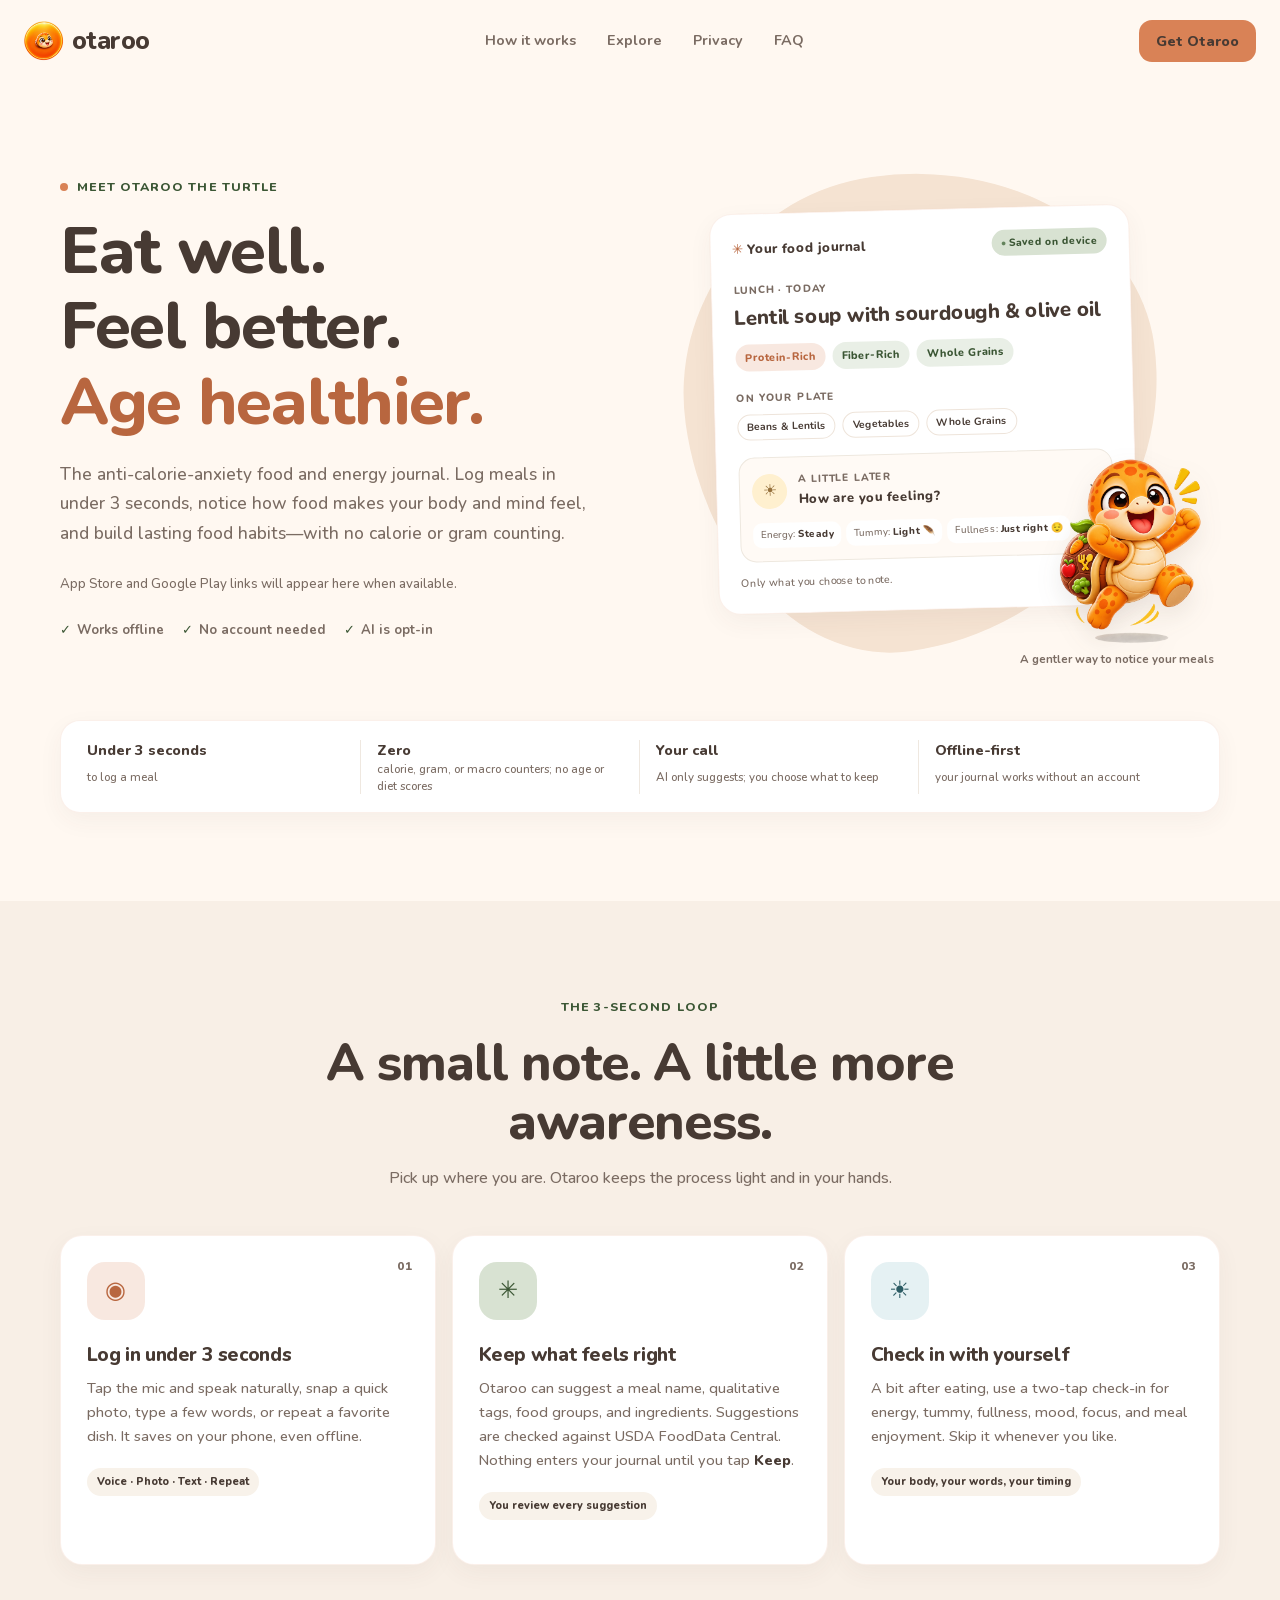
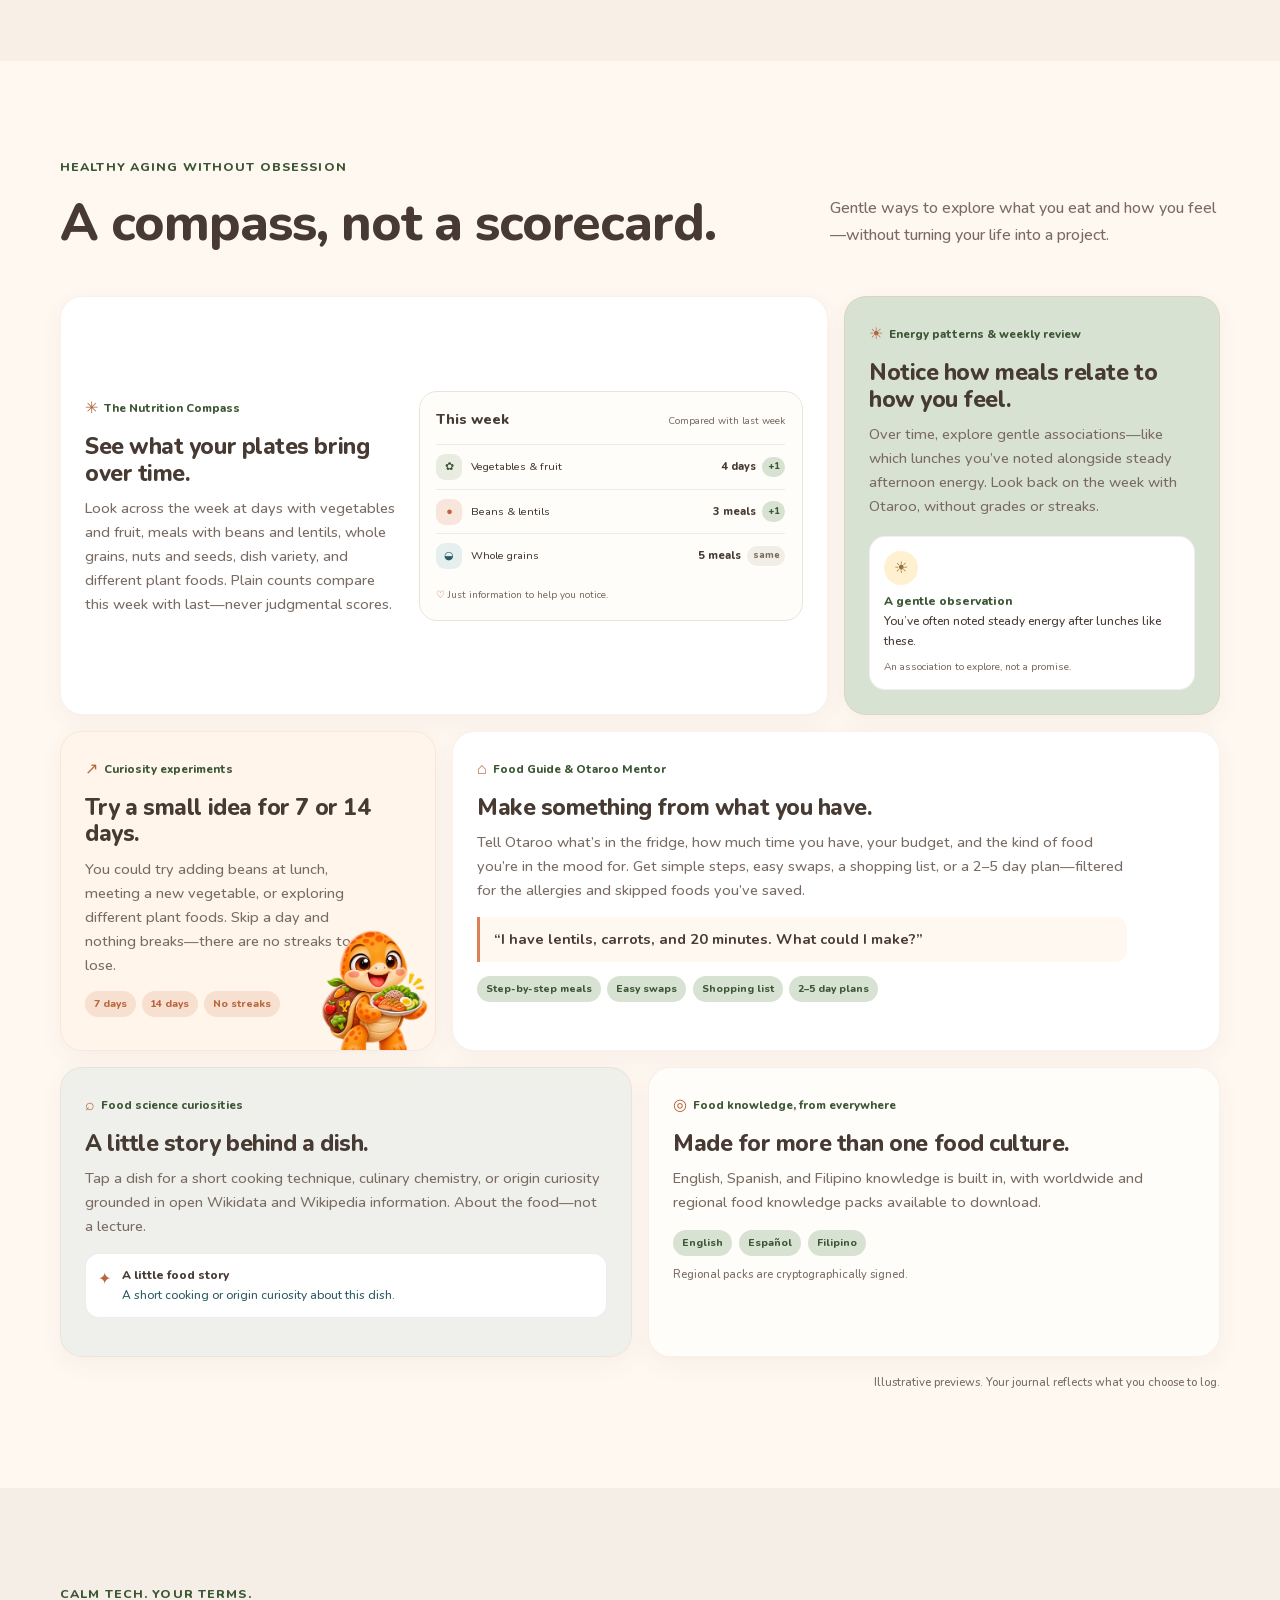
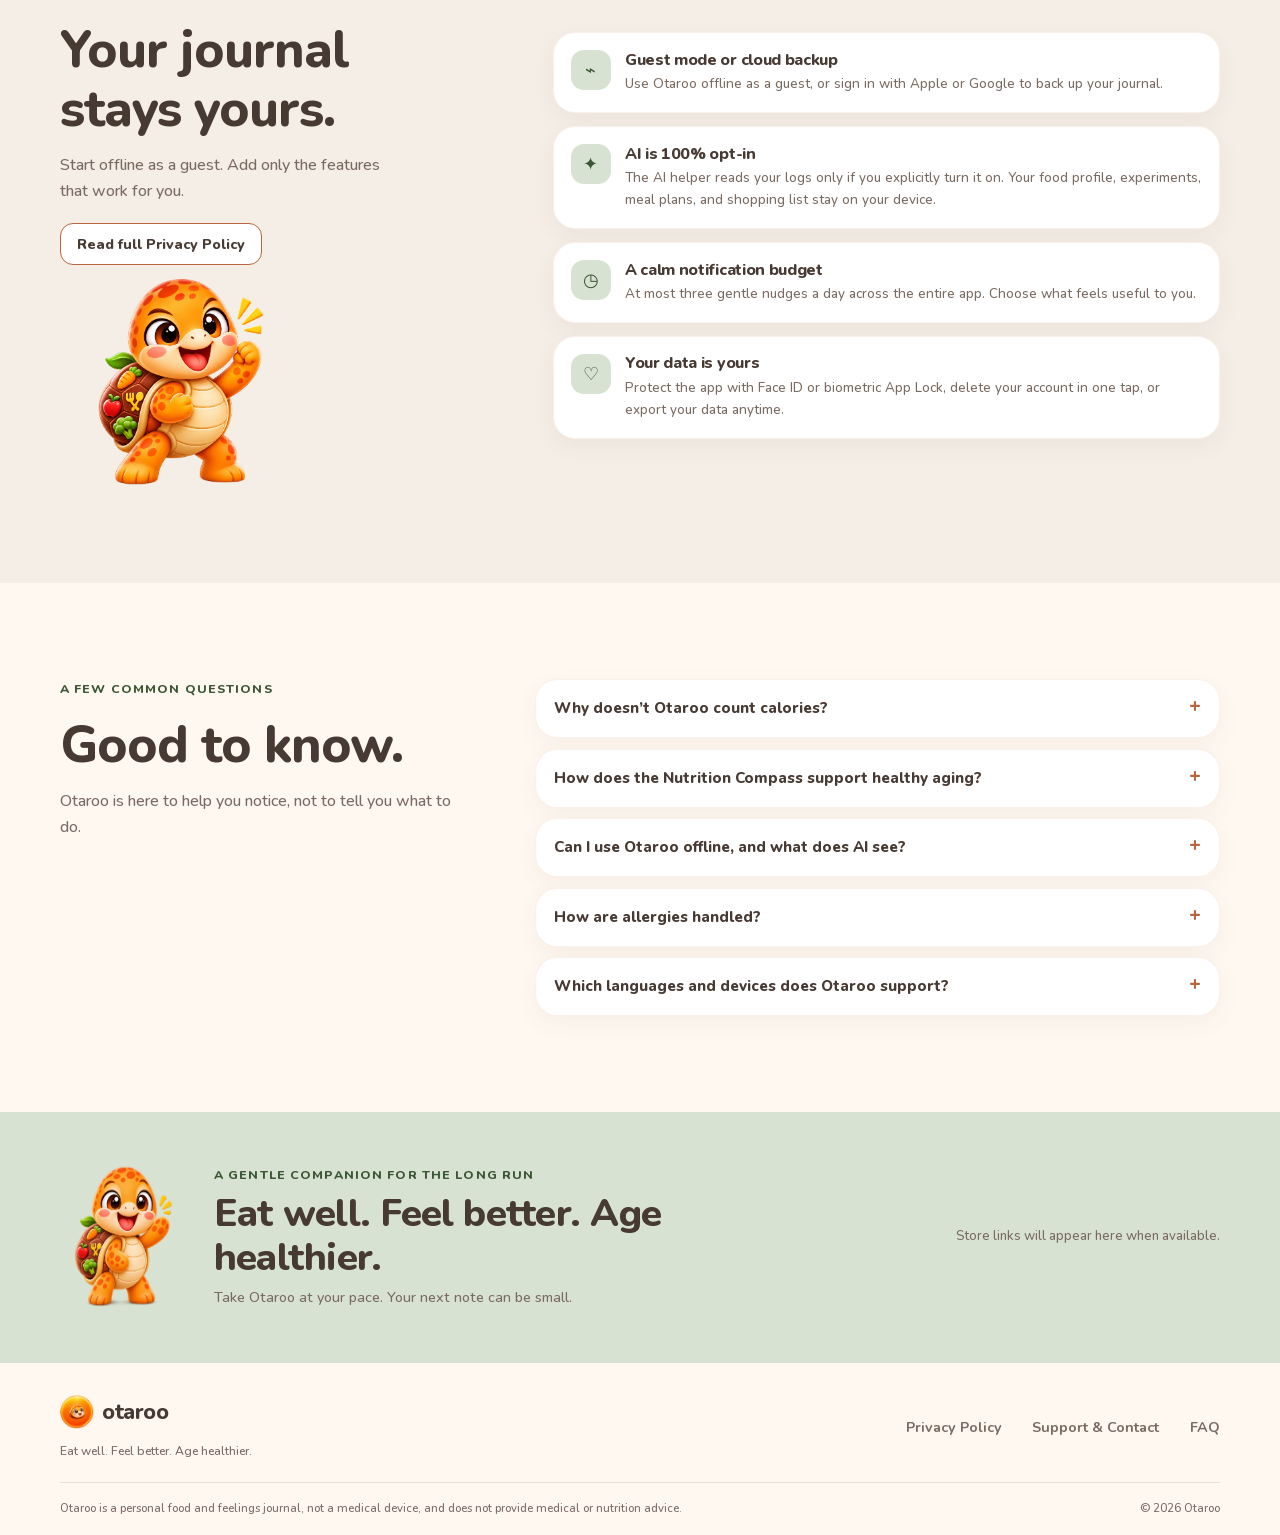
<file: site/index.html>
<!doctype html>
<html lang="en">
  <head>
    <meta charset="utf-8">
    <meta name="viewport" content="width=device-width, initial-scale=1">
    <meta name="theme-color" content="#FFF8F1">
    <meta
      name="description"
      content="Meet Otaroo, the offline-first food and energy journal. Notice how meals relate to how you feel, with no calorie or gram counting."
    >
    <meta property="og:type" content="website">
    <meta property="og:site_name" content="Otaroo">
    <meta property="og:title" content="Otaroo — Eat well. Feel better. Age healthier.">
    <meta
      property="og:description"
      content="A gentle food and energy journal with Otaroo the Turtle. Offline-first, private, and always your choice."
    >
    <meta name="twitter:card" content="summary">
    <meta name="twitter:title" content="Otaroo — Eat well. Feel better. Age healthier.">
    <meta
      name="twitter:description"
      content="Log a meal in seconds. Notice how food makes you feel. No numbers to chase."
    >
    <title>Otaroo — Eat well. Feel better. Age healthier.</title>
    <link rel="icon" type="image/png" href="/assets/fb_logo.png">
    <link rel="stylesheet" href="/site/styles.css">
    <script src="/site/config.js" defer></script>
    <script src="/site/site.js" defer></script>
  </head>
  <body>
    <a class="skip-link" href="#main">Skip to content</a>

    <header class="site-header">
      <a class="brand" href="#top" aria-label="Otaroo home">
        <img src="/assets/fb_logo.png" alt="" width="44" height="44">
        <span>otaroo</span>
      </a>
      <nav class="main-nav" aria-label="Main navigation">
        <a href="#how-it-works">How it works</a>
        <a href="#features">Explore</a>
        <a href="#privacy">Privacy</a>
        <a href="#faq">FAQ</a>
      </nav>
      <a class="button button-small button-apricot header-cta" href="#download">Get Otaroo</a>
    </header>

    <main id="main">
      <section class="hero section-wrap" id="top" aria-labelledby="hero-title">
        <div class="hero-copy">
          <p class="eyebrow"><span class="eyebrow-dot" aria-hidden="true"></span> Meet Otaroo the Turtle</p>
          <h1 id="hero-title">Eat well.<br>Feel better.<br><span>Age healthier.</span></h1>
          <p class="hero-description">
            The anti-calorie-anxiety food and energy journal. Log meals in under 3 seconds,
            notice how food makes your body and mind feel, and build lasting food habits—with
            no calorie or gram counting.
          </p>
          <div class="store-actions" id="download" aria-label="Download Otaroo">
            <a class="button button-apricot" data-store-link="appStoreUrl" href="#" hidden>
              <span class="store-mark" aria-hidden="true">●</span>
              <span>Download on the App Store</span>
            </a>
            <a class="button button-outline" data-store-link="googlePlayUrl" href="#" hidden>
              <span class="store-mark" aria-hidden="true">▶</span>
              <span>Get it on Google Play</span>
            </a>
            <p class="config-note" data-store-placeholder>
              App Store and Google Play links will appear here when available.
            </p>
          </div>
          <ul class="hero-promises" aria-label="Otaroo at a glance">
            <li><span aria-hidden="true">✓</span> Works offline</li>
            <li><span aria-hidden="true">✓</span> No account needed</li>
            <li><span aria-hidden="true">✓</span> AI is opt-in</li>
          </ul>
        </div>

        <div class="hero-visual">
          <div class="hero-orbit" aria-hidden="true"></div>
          <article class="meal-card" aria-label="Illustrative Otaroo meal journal preview">
            <div class="meal-card-topline">
              <span class="mini-brand"><span aria-hidden="true">✳</span> Your food journal</span>
              <span class="sync-pill"><span aria-hidden="true">●</span> Saved on device</span>
            </div>
            <p class="meal-time">LUNCH <span aria-hidden="true">·</span> TODAY</p>
            <h2>Lentil soup with sourdough &amp; olive oil</h2>
            <div class="badge-row" aria-label="Qualitative meal tags">
              <span class="food-badge badge-protein">Protein-Rich</span>
              <span class="food-badge badge-fiber">Fiber-Rich</span>
              <span class="food-badge badge-fiber">Whole Grains</span>
            </div>
            <div class="food-groups">
              <p class="mini-label">On your plate</p>
              <div class="group-row">
                <span>Beans &amp; Lentils</span>
                <span>Vegetables</span>
                <span>Whole Grains</span>
              </div>
            </div>
            <div class="checkin-card">
              <div class="checkin-heading">
                <span class="checkin-sun" aria-hidden="true">☀</span>
                <div><p class="mini-label">A little later</p><strong>How are you feeling?</strong></div>
                <span class="checkin-chevron" aria-hidden="true">⌄</span>
              </div>
              <div class="checkin-pills">
                <span>Energy: <strong>Steady</strong></span>
                <span>Tummy: <strong>Light 🪶</strong></span>
                <span>Fullness: <strong>Just right 😌</strong></span>
              </div>
            </div>
            <div class="meal-card-footer"><span>Only what you choose to note.</span><span aria-hidden="true">♡</span></div>
          </article>
          <img
            class="hero-mascot"
            src="/assets/branding/newMascot/02_celebration_jump.png"
            alt="Otaroo the Turtle celebrating"
            width="240"
            height="240"
            fetchpriority="high"
          >
          <span class="visual-caption">A gentler way to notice your meals</span>
        </div>
      </section>

      <section class="quick-strip section-wrap" aria-label="A few things that make Otaroo different">
        <p><strong>Under 3 seconds</strong><span>to log a meal</span></p>
        <p><strong>Zero</strong><span>calorie, gram, or macro counters; no age or diet scores</span></p>
        <p><strong>Your call</strong><span>AI only suggests; you choose what to keep</span></p>
        <p><strong>Offline-first</strong><span>your journal works without an account</span></p>
      </section>

      <section class="how-section section-pad" id="how-it-works" aria-labelledby="how-title">
        <div class="section-wrap">
          <div class="section-heading">
            <p class="eyebrow">The 3-second loop</p>
            <h2 id="how-title">A small note. A little more awareness.</h2>
            <p>Pick up where you are. Otaroo keeps the process light and in your hands.</p>
          </div>
          <div class="steps-grid">
            <article class="step-card">
              <span class="step-number">01</span>
              <div class="step-icon step-icon-apricot" aria-hidden="true">◉</div>
              <h3>Log in under 3 seconds</h3>
              <p>
                Tap the mic and speak naturally, snap a quick photo, type a few words, or
                repeat a favorite dish. It saves on your phone, even offline.
              </p>
              <span class="step-note">Voice · Photo · Text · Repeat</span>
            </article>
            <article class="step-card">
              <span class="step-number">02</span>
              <div class="step-icon step-icon-sage" aria-hidden="true">✳</div>
              <h3>Keep what feels right</h3>
              <p>
                Otaroo can suggest a meal name, qualitative tags, food groups, and
                ingredients. Suggestions are checked against USDA FoodData Central.
                Nothing enters your journal until you tap <strong>Keep</strong>.
              </p>
              <span class="step-note">You review every suggestion</span>
            </article>
            <article class="step-card">
              <span class="step-number">03</span>
              <div class="step-icon step-icon-ocean" aria-hidden="true">☀</div>
              <h3>Check in with yourself</h3>
              <p>
                A bit after eating, use a two-tap check-in for energy, tummy, fullness,
                mood, focus, and meal enjoyment. Skip it whenever you like.
              </p>
              <span class="step-note">Your body, your words, your timing</span>
            </article>
          </div>
        </div>
      </section>

      <section class="features-section section-pad" id="features" aria-labelledby="features-title">
        <div class="section-wrap">
          <div class="section-heading section-heading-inline">
            <div>
              <p class="eyebrow">Healthy aging without obsession</p>
              <h2 id="features-title">A compass, not a scorecard.</h2>
            </div>
            <p>Gentle ways to explore what you eat and how you feel—without turning your life into a project.</p>
          </div>
          <div class="bento-grid">
            <article class="bento-card compass-card">
              <div class="bento-copy">
                <span class="feature-kicker"><span aria-hidden="true">✳</span> The Nutrition Compass</span>
                <h3>See what your plates bring over time.</h3>
                <p>
                  Look across the week at days with vegetables and fruit, meals with
                  beans and lentils, whole grains, nuts and seeds, dish variety, and
                  different plant foods. Plain counts compare this week with last—never
                  judgmental scores.
                </p>
              </div>
              <div class="compass-preview" aria-label="Illustrative Nutrition Compass weekly summary">
                <div class="preview-topline"><strong>This week</strong><span>Compared with last week</span></div>
                <div class="compass-row"><span class="compass-icon compass-veg" aria-hidden="true">✿</span><span>Vegetables &amp; fruit</span><strong>4 days</strong><span class="change-up">+1</span></div>
                <div class="compass-row"><span class="compass-icon compass-bean" aria-hidden="true">●</span><span>Beans &amp; lentils</span><strong>3 meals</strong><span class="change-up">+1</span></div>
                <div class="compass-row"><span class="compass-icon compass-grain" aria-hidden="true">◒</span><span>Whole grains</span><strong>5 meals</strong><span class="change-even">same</span></div>
                <div class="plant-note"><span aria-hidden="true">♡</span> Just information to help you notice.</div>
              </div>
            </article>

            <article class="bento-card energy-card">
              <span class="feature-kicker"><span aria-hidden="true">☀</span> Energy patterns &amp; weekly review</span>
              <h3>Notice how meals relate to how you feel.</h3>
              <p>Over time, explore gentle associations—like which lunches you’ve noted alongside steady afternoon energy. Look back on the week with Otaroo, without grades or streaks.</p>
              <div class="energy-preview" aria-label="Illustrative note about a meal and energy">
                <span class="energy-sun" aria-hidden="true">☀</span>
                <p><strong>A gentle observation</strong><br>You’ve often noted steady energy after lunches like these.</p>
                <span class="preview-caption">An association to explore, not a promise.</span>
              </div>
            </article>

            <article class="bento-card experiment-card">
              <span class="feature-kicker"><span aria-hidden="true">↗</span> Curiosity experiments</span>
              <h3>Try a small idea for 7 or 14 days.</h3>
              <p>You could try adding beans at lunch, meeting a new vegetable, or exploring different plant foods. Skip a day and nothing breaks—there are no streaks to lose.</p>
              <div class="experiment-chips"><span>7 days</span><span>14 days</span><span>No streaks</span></div>
              <img src="/assets/branding/newMascot/03_balanced_meal.png" alt="" width="160" height="160" loading="lazy">
            </article>

            <article class="bento-card guide-card">
              <span class="feature-kicker"><span aria-hidden="true">⌂</span> Food Guide &amp; Otaroo Mentor</span>
              <h3>Make something from what you have.</h3>
              <p>Tell Otaroo what’s in the fridge, how much time you have, your budget, and the kind of food you’re in the mood for. Get simple steps, easy swaps, a shopping list, or a 2–5 day plan—filtered for the allergies and skipped foods you’ve saved.</p>
              <p class="gentle-prompt">“I have lentils, carrots, and 20 minutes. What could I make?”</p>
              <div class="guide-options"><span>Step-by-step meals</span><span>Easy swaps</span><span>Shopping list</span><span>2–5 day plans</span></div>
            </article>

            <article class="bento-card curiosity-card">
              <span class="feature-kicker"><span aria-hidden="true">⌕</span> Food science curiosities</span>
              <h3>A little story behind a dish.</h3>
              <p>Tap a dish for a short cooking technique, culinary chemistry, or origin curiosity grounded in open Wikidata and Wikipedia information. About the food—not a lecture.</p>
              <div class="curiosity-note"><span aria-hidden="true">✦</span><span><strong>A little food story</strong><br>A short cooking or origin curiosity about this dish.</span></div>
            </article>

            <article class="bento-card worldwide-card">
              <span class="feature-kicker"><span aria-hidden="true">◎</span> Food knowledge, from everywhere</span>
              <h3>Made for more than one food culture.</h3>
              <p>English, Spanish, and Filipino knowledge is built in, with worldwide and regional food knowledge packs available to download.</p>
              <div class="language-row" aria-label="Supported languages"><span>English</span><span>Español</span><span>Filipino</span></div>
              <span class="pack-note">Regional packs are cryptographically signed.</span>
            </article>
          </div>
          <p class="illustration-note">Illustrative previews. Your journal reflects what you choose to log.</p>
        </div>
      </section>

      <section class="privacy-section section-pad" id="privacy" aria-labelledby="privacy-title">
        <div class="section-wrap privacy-layout">
          <div class="privacy-heading">
            <p class="eyebrow">Calm tech. Your terms.</p>
            <h2 id="privacy-title">Your journal stays yours.</h2>
            <p>Start offline as a guest. Add only the features that work for you.</p>
            <div class="privacy-actions">
              <a class="button button-small button-outline" href="/privacy">
                Read full Privacy Policy
              </a>
            </div>
            <img
              src="/assets/branding/newMascot/08_encouragement.png"
              alt="Otaroo the Turtle offering a gentle encouragement"
              width="210"
              height="210"
              loading="lazy"
            >
          </div>
          <div class="privacy-grid">
            <article class="privacy-item">
              <span class="privacy-icon" aria-hidden="true">⌁</span>
              <div><h3>Guest mode or cloud backup</h3><p>Use Otaroo offline as a guest, or sign in with Apple or Google to back up your journal.</p></div>
            </article>
            <article class="privacy-item">
              <span class="privacy-icon" aria-hidden="true">✦</span>
              <div><h3>AI is 100% opt-in</h3><p>The AI helper reads your logs only if you explicitly turn it on. Your food profile, experiments, meal plans, and shopping list stay on your device.</p></div>
            </article>
            <article class="privacy-item">
              <span class="privacy-icon" aria-hidden="true">◷</span>
              <div><h3>A calm notification budget</h3><p>At most three gentle nudges a day across the entire app. Choose what feels useful to you.</p></div>
            </article>
            <article class="privacy-item">
              <span class="privacy-icon" aria-hidden="true">♡</span>
              <div><h3>Your data is yours</h3><p>Protect the app with Face ID or biometric App Lock, delete your account in one tap, or export your data anytime.</p></div>
            </article>
          </div>
        </div>
      </section>

      <section class="faq-section section-pad" id="faq" aria-labelledby="faq-title">
        <div class="section-wrap faq-layout">
          <div class="section-heading">
            <p class="eyebrow">A few common questions</p>
            <h2 id="faq-title">Good to know.</h2>
            <p>Otaroo is here to help you notice, not to tell you what to do.</p>
          </div>
          <div class="faq-list">
            <details>
              <summary>Why doesn’t Otaroo count calories?</summary>
              <p>Otaroo is designed to help you notice how meals relate to how you feel, rather than quantify your food. It focuses on your notes, qualitative tags, food groups, and gentle patterns—without calorie, gram, or macro counters.</p>
            </details>
            <details>
              <summary>How does the Nutrition Compass support healthy aging?</summary>
              <p>The Compass gives plain counts of foods and variety you’ve logged across a week, such as vegetables and fruit, beans and lentils, whole grains, and nuts and seeds. It compares weeks without turning the information into a score or a prescription.</p>
            </details>
            <details>
              <summary>Can I use Otaroo offline, and what does AI see?</summary>
              <p>Yes. You can use Otaroo as a guest and save your journal on your device without an account. AI is opt-in; its helper reads your logs only when you explicitly enable it. You decide whether to keep each suggestion.</p>
            </details>
            <details>
              <summary>How are allergies handled?</summary>
              <p>Saved allergies and skipped foods are used to filter meal ideas and plans. Please review ingredients and labels before preparing a dish, since products and recipes can vary.</p>
            </details>
            <details>
              <summary>Which languages and devices does Otaroo support?</summary>
              <p>Otaroo is available for iOS and Android, with English, Spanish, and Filipino food knowledge and downloadable regional packs. Native Home Screen Widgets help you reach your journal from your device.</p>
            </details>
          </div>
        </div>
      </section>

      <section class="download-section" aria-labelledby="download-title">
        <div class="download-inner section-wrap">
          <div class="download-mascot" aria-hidden="true">
            <img src="/assets/branding/newMascot/01_welcome_wave.png" alt="" width="148" height="148" loading="lazy">
          </div>
          <div class="download-copy">
            <p class="eyebrow">A gentle companion for the long run</p>
            <h2 id="download-title">Eat well. Feel better. Age healthier.</h2>
            <p>Take Otaroo at your pace. Your next note can be small.</p>
          </div>
          <div class="store-actions store-actions-footer" aria-label="Download Otaroo">
            <a class="button button-apricot" data-store-link="appStoreUrl" href="#" hidden>Download on the App Store</a>
            <a class="button button-outline" data-store-link="googlePlayUrl" href="#" hidden>Get it on Google Play</a>
            <p class="config-note" data-store-placeholder>Store links will appear here when available.</p>
          </div>
        </div>
      </section>
    </main>

    <footer class="site-footer">
      <div class="footer-main section-wrap">
        <div class="footer-brand-block">
          <a class="brand footer-brand" href="#top">
            <img src="/assets/fb_logo.png" alt="" width="38" height="38" loading="lazy">
            <span>otaroo</span>
          </a>
          <p>Eat well. Feel better. Age healthier.</p>
        </div>
        <nav class="footer-links" aria-label="Footer navigation">
          <a href="/privacy">Privacy Policy</a>
          <a href="mailto:dandigital1688@gmail.com">Support &amp; Contact</a>
          <a href="#faq">FAQ</a>
        </nav>
      </div>
      <div class="footer-bottom section-wrap">
        <p class="disclaimer">
          Otaroo is a personal food and feelings journal, not a medical device, and does not provide medical or nutrition advice.
        </p>
        <p class="copyright">© <span data-current-year>2026</span> Otaroo</p>
      </div>
    </footer>
  </body>
</html>
</file>
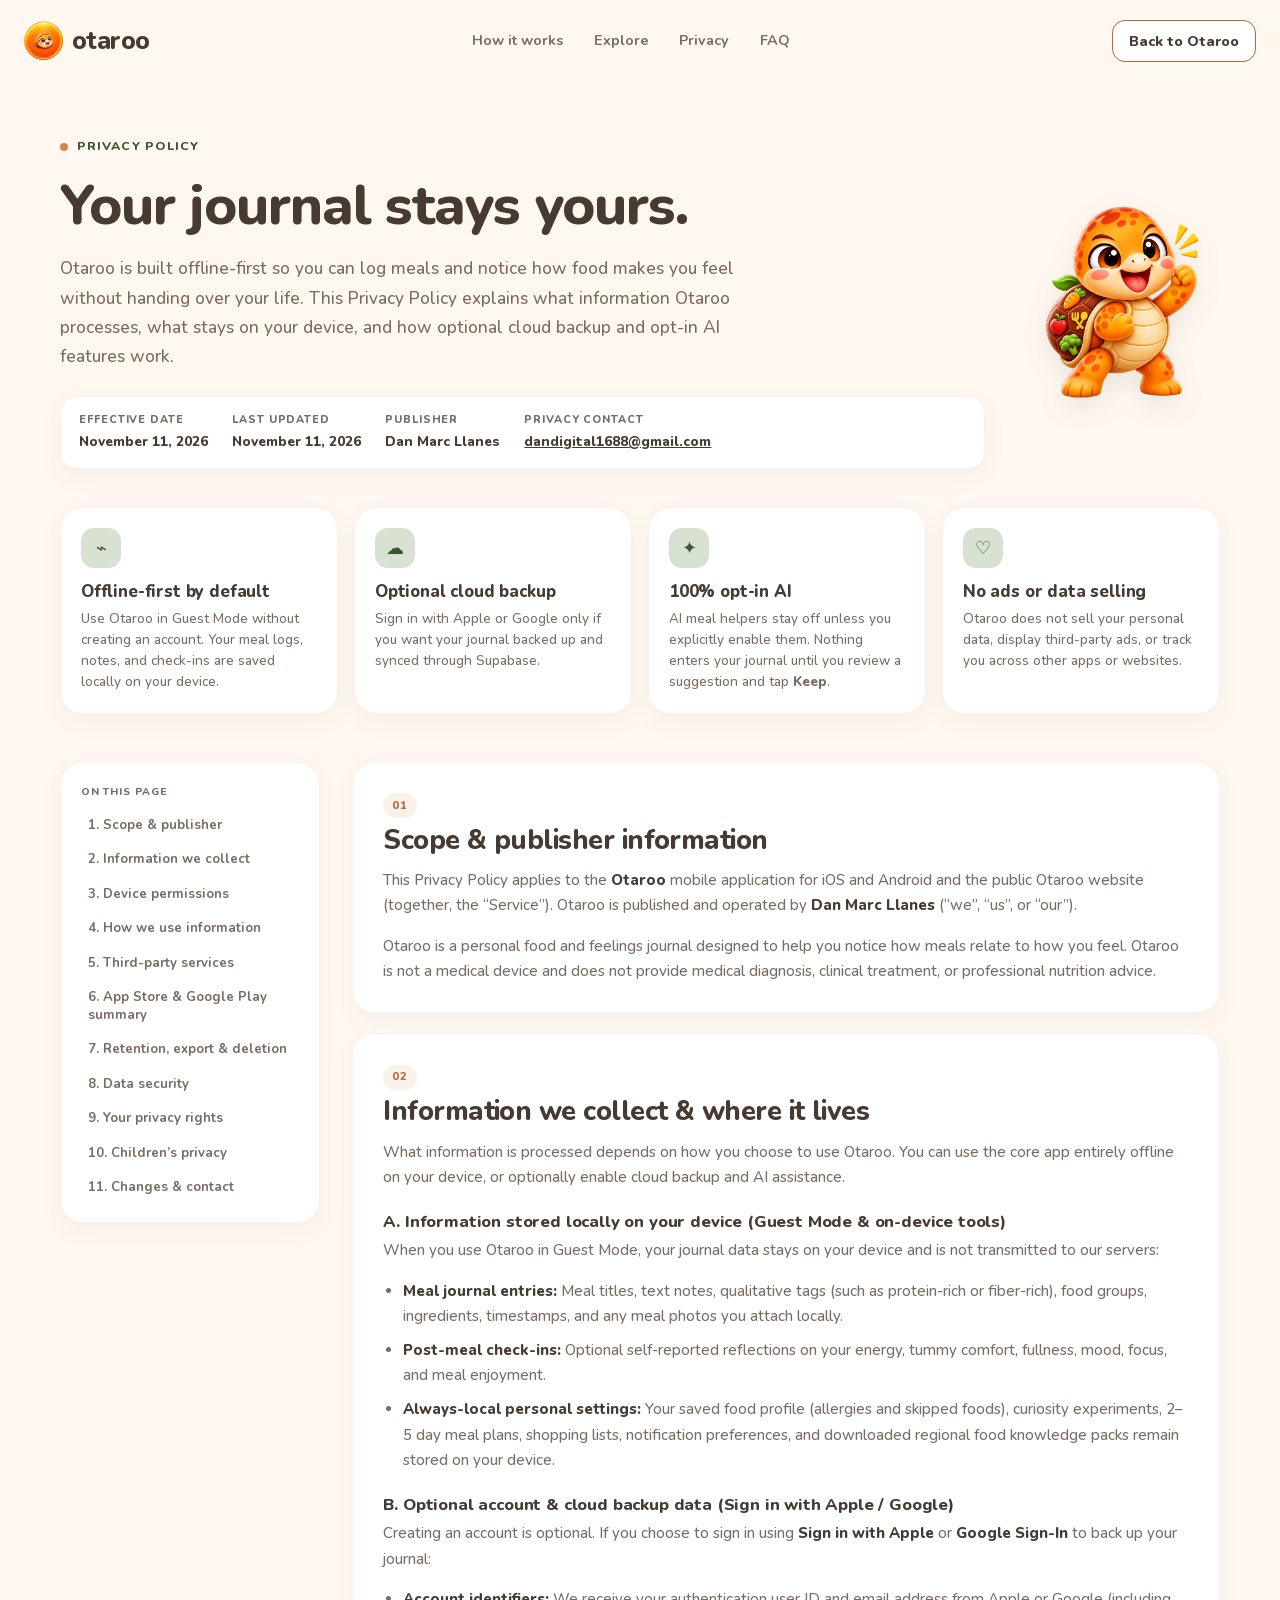
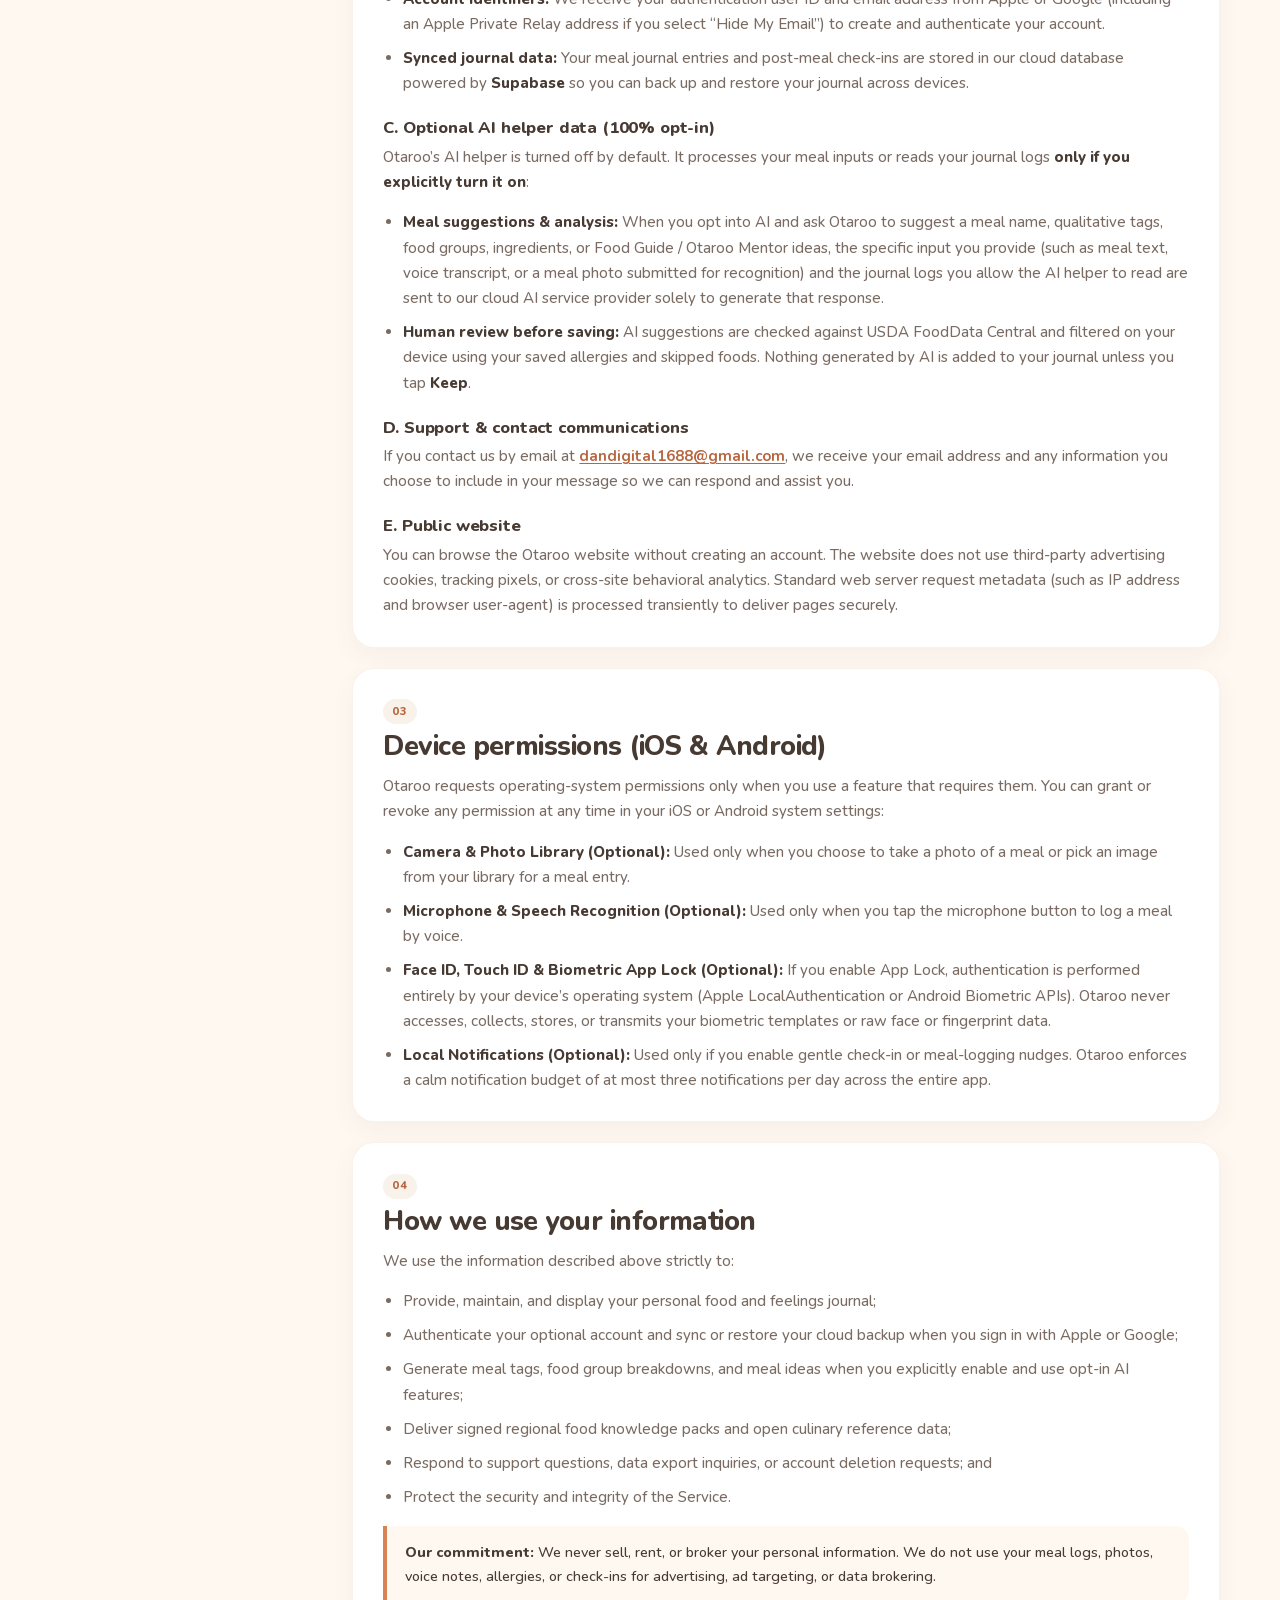
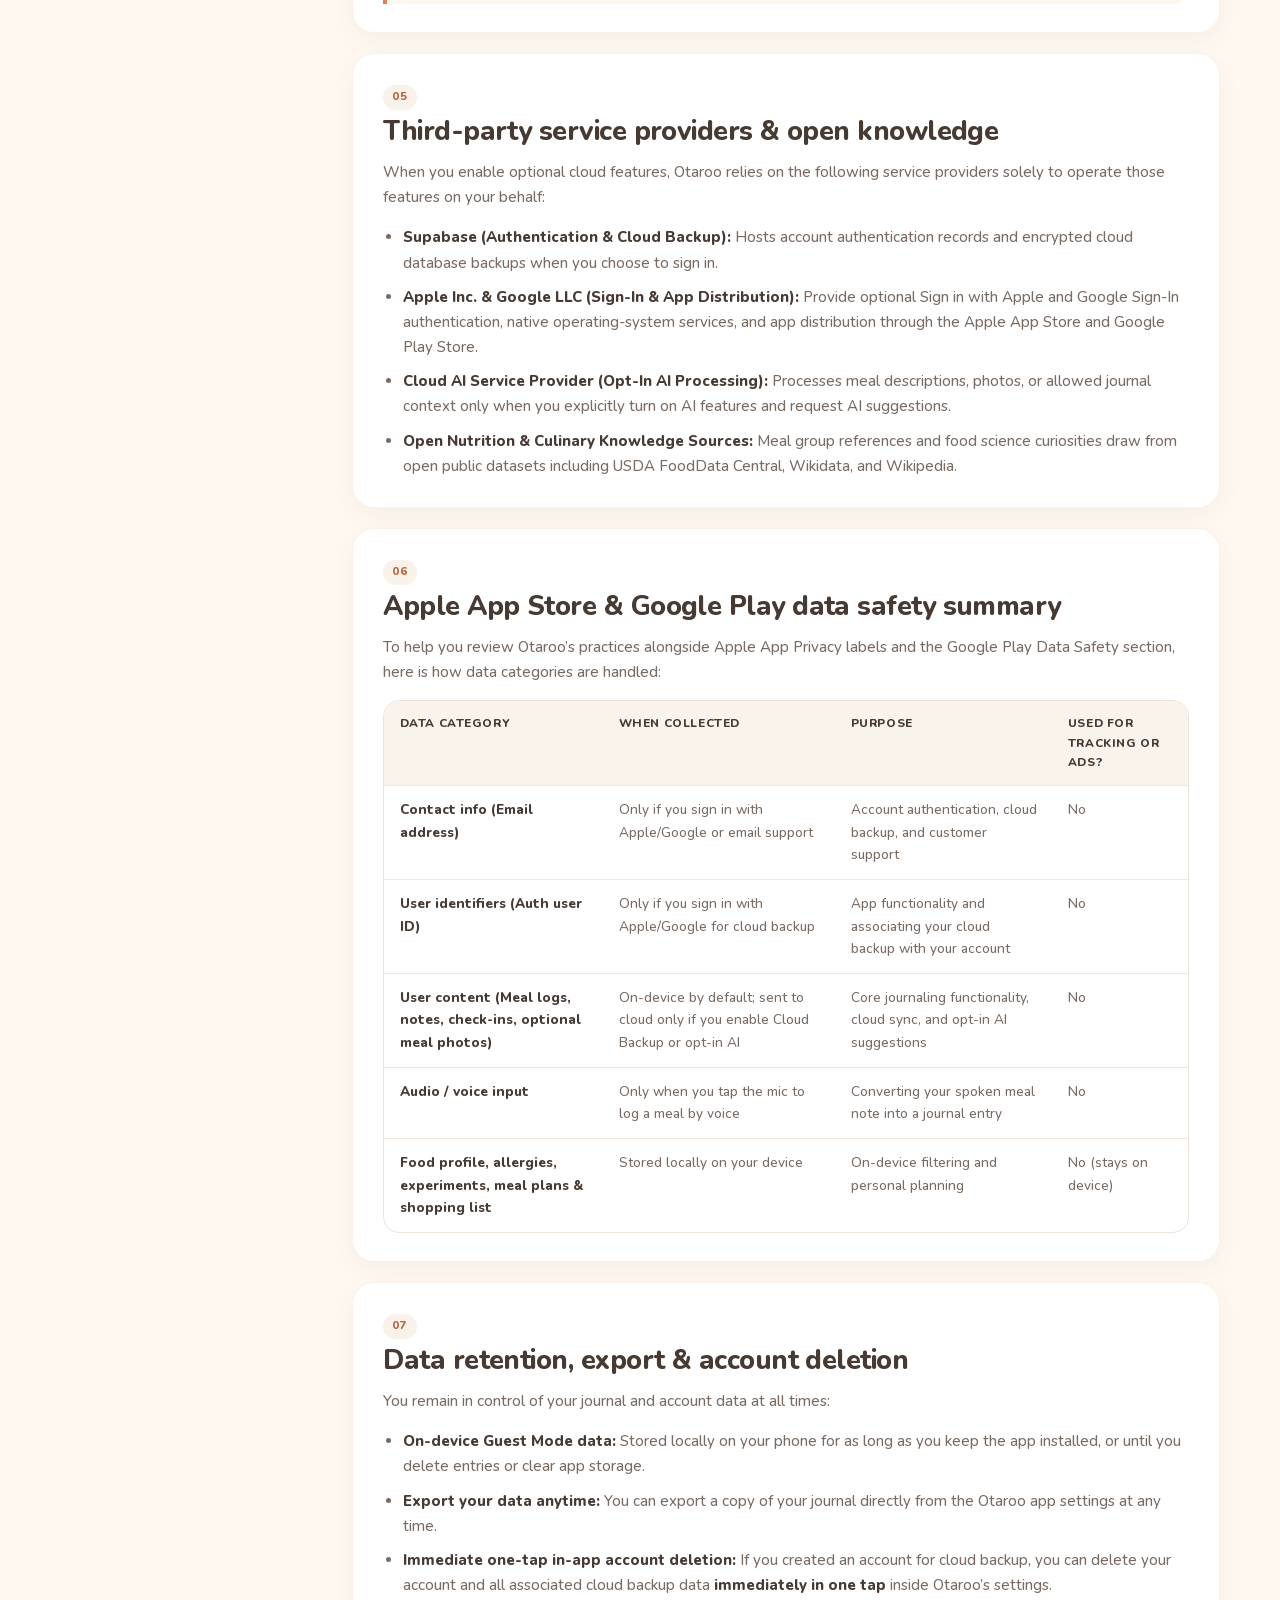
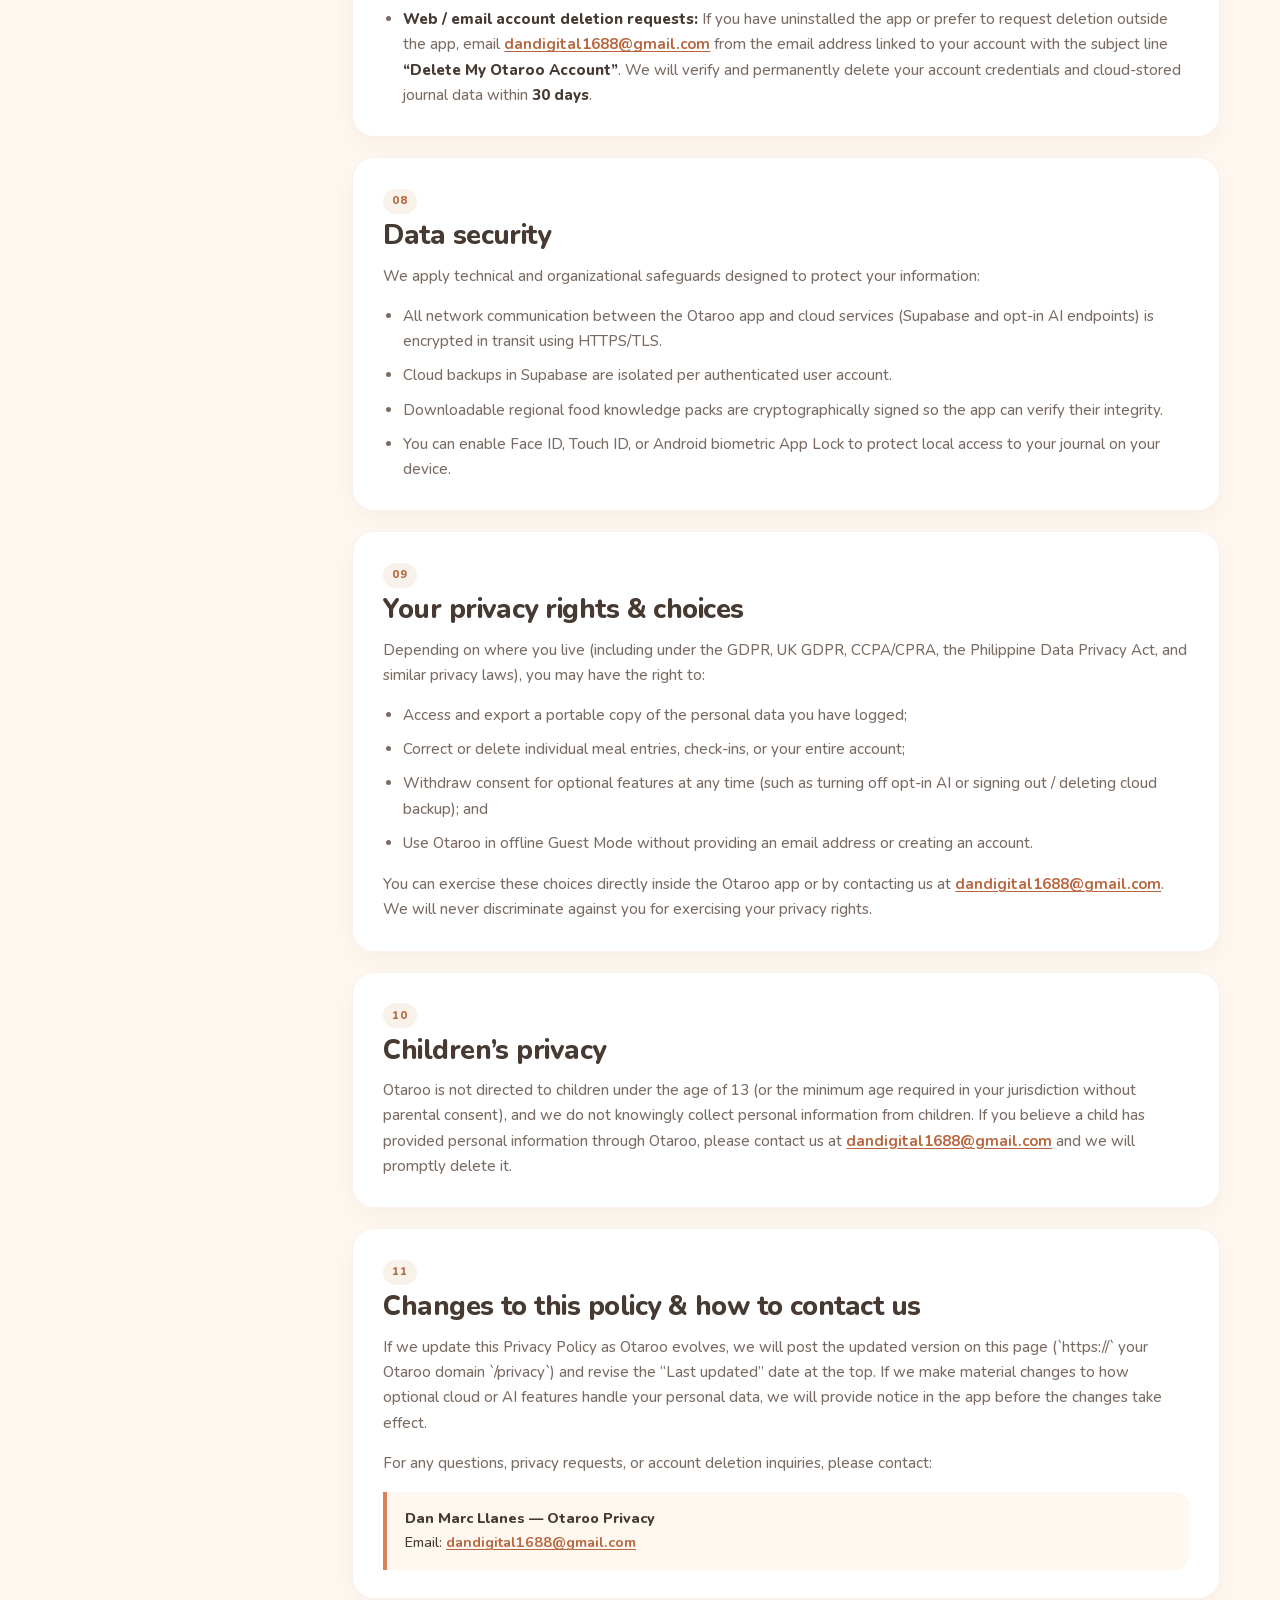
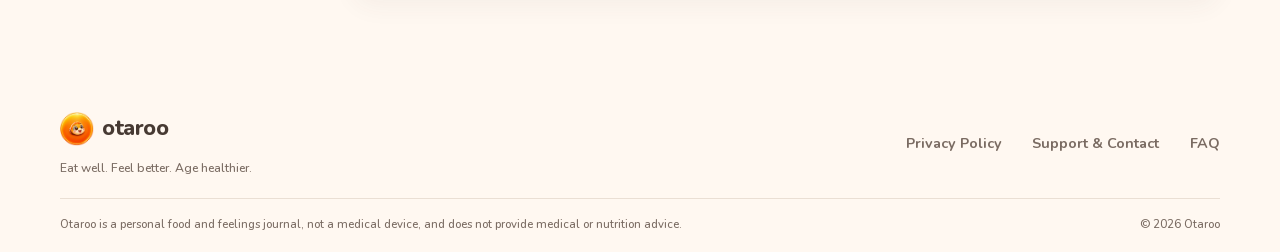
<file: site/privacy.html>
<!doctype html>
<html lang="en">
  <head>
    <meta charset="utf-8">
    <meta name="viewport" content="width=device-width, initial-scale=1">
    <meta name="theme-color" content="#FFF8F1">
    <meta
      name="description"
      content="Otaroo Privacy Policy — how Otaroo handles on-device food and energy journaling, optional Apple and Google cloud backup, and opt-in AI features."
    >
    <meta property="og:type" content="website">
    <meta property="og:site_name" content="Otaroo">
    <meta property="og:title" content="Privacy Policy — Otaroo">
    <meta
      property="og:description"
      content="Detailed privacy policy for the Otaroo iOS and Android food and energy journal."
    >
    <title>Privacy Policy — Otaroo</title>
    <link rel="icon" type="image/png" href="/assets/fb_logo.png">
    <link rel="stylesheet" href="/site/styles.css">
    <script src="/site/config.js" defer></script>
    <script src="/site/site.js" defer></script>
  </head>
  <body id="top">
    <a class="skip-link" href="#main">Skip to content</a>

    <header class="site-header">
      <a class="brand" href="/" aria-label="Otaroo home">
        <img src="/assets/fb_logo.png" alt="" width="44" height="44">
        <span>otaroo</span>
      </a>
      <nav class="main-nav" aria-label="Main navigation">
        <a href="/#how-it-works">How it works</a>
        <a href="/#features">Explore</a>
        <a href="/#privacy" aria-current="page">Privacy</a>
        <a href="/#faq">FAQ</a>
      </nav>
      <a class="button button-small button-outline header-cta" href="/">Back to Otaroo</a>
    </header>

    <main class="privacy-page" id="main">
      <section class="privacy-hero section-wrap" aria-labelledby="policy-title">
        <div class="privacy-hero-copy">
          <p class="eyebrow"><span class="eyebrow-dot" aria-hidden="true"></span> Privacy Policy</p>
          <h1 id="policy-title">Your journal stays yours.</h1>
          <p class="hero-description">
            Otaroo is built offline-first so you can log meals and notice how food makes you
            feel without handing over your life. This Privacy Policy explains what information
            Otaroo processes, what stays on your device, and how optional cloud backup and
            opt-in AI features work.
          </p>
          <dl class="policy-meta" aria-label="Policy details">
            <div>
              <dt>Effective date</dt>
              <dd><time datetime="2026-11-11">November 11, 2026</time></dd>
            </div>
            <div>
              <dt>Last updated</dt>
              <dd><time datetime="2026-11-11">November 11, 2026</time></dd>
            </div>
            <div>
              <dt>Publisher</dt>
              <dd>Dan Marc Llanes</dd>
            </div>
            <div>
              <dt>Privacy contact</dt>
              <dd><a href="mailto:dandigital1688@gmail.com">dandigital1688@gmail.com</a></dd>
            </div>
          </dl>
        </div>
        <div class="privacy-hero-mascot" aria-hidden="true">
          <img
            src="/assets/branding/newMascot/08_encouragement.png"
            alt=""
            width="200"
            height="200"
          >
        </div>
      </section>

      <section class="section-wrap privacy-summary-section" aria-label="Privacy at a glance">
        <div class="privacy-summary-grid">
          <article class="privacy-summary-card">
            <span class="privacy-icon" aria-hidden="true">⌁</span>
            <h2>Offline-first by default</h2>
            <p>
              Use Otaroo in Guest Mode without creating an account. Your meal logs, notes, and
              check-ins are saved locally on your device.
            </p>
          </article>
          <article class="privacy-summary-card">
            <span class="privacy-icon" aria-hidden="true">☁</span>
            <h2>Optional cloud backup</h2>
            <p>
              Sign in with Apple or Google only if you want your journal backed up and synced
              through Supabase.
            </p>
          </article>
          <article class="privacy-summary-card">
            <span class="privacy-icon" aria-hidden="true">✦</span>
            <h2>100% opt-in AI</h2>
            <p>
              AI meal helpers stay off unless you explicitly enable them. Nothing enters your
              journal until you review a suggestion and tap <strong>Keep</strong>.
            </p>
          </article>
          <article class="privacy-summary-card">
            <span class="privacy-icon" aria-hidden="true">♡</span>
            <h2>No ads or data selling</h2>
            <p>
              Otaroo does not sell your personal data, display third-party ads, or track you
              across other apps or websites.
            </p>
          </article>
        </div>
      </section>

      <div class="section-wrap privacy-content-layout">
        <aside class="privacy-toc" aria-label="On this page">
          <p class="mini-label">On this page</p>
          <ol>
            <li><a href="#scope">1. Scope &amp; publisher</a></li>
            <li><a href="#information-we-collect">2. Information we collect</a></li>
            <li><a href="#device-permissions">3. Device permissions</a></li>
            <li><a href="#how-we-use-data">4. How we use information</a></li>
            <li><a href="#third-party-services">5. Third-party services</a></li>
            <li><a href="#store-data-safety">6. App Store &amp; Google Play summary</a></li>
            <li><a href="#account-deletion">7. Retention, export &amp; deletion</a></li>
            <li><a href="#data-security">8. Data security</a></li>
            <li><a href="#your-rights">9. Your privacy rights</a></li>
            <li><a href="#children">10. Children’s privacy</a></li>
            <li><a href="#changes-and-contact">11. Changes &amp; contact</a></li>
          </ol>
        </aside>

        <div class="privacy-article">
          <section class="policy-section" id="scope" aria-labelledby="heading-scope">
            <span class="policy-number">01</span>
            <h2 id="heading-scope">Scope &amp; publisher information</h2>
            <p>
              This Privacy Policy applies to the <strong>Otaroo</strong> mobile application for
              iOS and Android and the public Otaroo website (together, the “Service”). Otaroo is
              published and operated by <strong>Dan Marc Llanes</strong> (“we”, “us”, or “our”).
            </p>
            <p>
              Otaroo is a personal food and feelings journal designed to help you notice how
              meals relate to how you feel. Otaroo is not a medical device and does not provide
              medical diagnosis, clinical treatment, or professional nutrition advice.
            </p>
          </section>

          <section class="policy-section" id="information-we-collect" aria-labelledby="heading-collect">
            <span class="policy-number">02</span>
            <h2 id="heading-collect">Information we collect &amp; where it lives</h2>
            <p>
              What information is processed depends on how you choose to use Otaroo. You can use
              the core app entirely offline on your device, or optionally enable cloud backup and
              AI assistance.
            </p>

            <h3>A. Information stored locally on your device (Guest Mode &amp; on-device tools)</h3>
            <p>
              When you use Otaroo in Guest Mode, your journal data stays on your device and is
              not transmitted to our servers:
            </p>
            <ul>
              <li>
                <strong>Meal journal entries:</strong> Meal titles, text notes, qualitative tags
                (such as protein-rich or fiber-rich), food groups, ingredients, timestamps, and
                any meal photos you attach locally.
              </li>
              <li>
                <strong>Post-meal check-ins:</strong> Optional self-reported reflections on your
                energy, tummy comfort, fullness, mood, focus, and meal enjoyment.
              </li>
              <li>
                <strong>Always-local personal settings:</strong> Your saved food profile
                (allergies and skipped foods), curiosity experiments, 2–5 day meal plans,
                shopping lists, notification preferences, and downloaded regional food knowledge
                packs remain stored on your device.
              </li>
            </ul>

            <h3>B. Optional account &amp; cloud backup data (Sign in with Apple / Google)</h3>
            <p>
              Creating an account is optional. If you choose to sign in using
              <strong>Sign in with Apple</strong> or <strong>Google Sign-In</strong> to back up
              your journal:
            </p>
            <ul>
              <li>
                <strong>Account identifiers:</strong> We receive your authentication user ID and
                email address from Apple or Google (including an Apple Private Relay address if
                you select “Hide My Email”) to create and authenticate your account.
              </li>
              <li>
                <strong>Synced journal data:</strong> Your meal journal entries and post-meal
                check-ins are stored in our cloud database powered by <strong>Supabase</strong>
                so you can back up and restore your journal across devices.
              </li>
            </ul>

            <h3>C. Optional AI helper data (100% opt-in)</h3>
            <p>
              Otaroo’s AI helper is turned off by default. It processes your meal inputs or
              reads your journal logs <strong>only if you explicitly turn it on</strong>:
            </p>
            <ul>
              <li>
                <strong>Meal suggestions &amp; analysis:</strong> When you opt into AI and ask
                Otaroo to suggest a meal name, qualitative tags, food groups, ingredients, or
                Food Guide / Otaroo Mentor ideas, the specific input you provide (such as meal
                text, voice transcript, or a meal photo submitted for recognition) and the
                journal logs you allow the AI helper to read are sent to our cloud AI service
                provider solely to generate that response.
              </li>
              <li>
                <strong>Human review before saving:</strong> AI suggestions are checked against
                USDA FoodData Central and filtered on your device using your saved allergies and
                skipped foods. Nothing generated by AI is added to your journal unless you tap
                <strong>Keep</strong>.
              </li>
            </ul>

            <h3>D. Support &amp; contact communications</h3>
            <p>
              If you contact us by email at
              <a href="mailto:dandigital1688@gmail.com">dandigital1688@gmail.com</a>, we receive
              your email address and any information you choose to include in your message so we
              can respond and assist you.
            </p>

            <h3>E. Public website</h3>
            <p>
              You can browse the Otaroo website without creating an account. The website does not
              use third-party advertising cookies, tracking pixels, or cross-site behavioral
              analytics. Standard web server request metadata (such as IP address and browser
              user-agent) is processed transiently to deliver pages securely.
            </p>
          </section>

          <section class="policy-section" id="device-permissions" aria-labelledby="heading-permissions">
            <span class="policy-number">03</span>
            <h2 id="heading-permissions">Device permissions (iOS &amp; Android)</h2>
            <p>
              Otaroo requests operating-system permissions only when you use a feature that
              requires them. You can grant or revoke any permission at any time in your iOS or
              Android system settings:
            </p>
            <ul>
              <li>
                <strong>Camera &amp; Photo Library (Optional):</strong> Used only when you choose
                to take a photo of a meal or pick an image from your library for a meal entry.
              </li>
              <li>
                <strong>Microphone &amp; Speech Recognition (Optional):</strong> Used only when
                you tap the microphone button to log a meal by voice.
              </li>
              <li>
                <strong>Face ID, Touch ID &amp; Biometric App Lock (Optional):</strong> If you
                enable App Lock, authentication is performed entirely by your device’s operating
                system (Apple LocalAuthentication or Android Biometric APIs). Otaroo never
                accesses, collects, stores, or transmits your biometric templates or raw face or
                fingerprint data.
              </li>
              <li>
                <strong>Local Notifications (Optional):</strong> Used only if you enable gentle
                check-in or meal-logging nudges. Otaroo enforces a calm notification budget of at
                most three notifications per day across the entire app.
              </li>
            </ul>
          </section>

          <section class="policy-section" id="how-we-use-data" aria-labelledby="heading-use">
            <span class="policy-number">04</span>
            <h2 id="heading-use">How we use your information</h2>
            <p>We use the information described above strictly to:</p>
            <ul>
              <li>Provide, maintain, and display your personal food and feelings journal;</li>
              <li>
                Authenticate your optional account and sync or restore your cloud backup when you
                sign in with Apple or Google;
              </li>
              <li>
                Generate meal tags, food group breakdowns, and meal ideas when you explicitly
                enable and use opt-in AI features;
              </li>
              <li>
                Deliver signed regional food knowledge packs and open culinary reference data;
              </li>
              <li>
                Respond to support questions, data export inquiries, or account deletion
                requests; and
              </li>
              <li>Protect the security and integrity of the Service.</li>
            </ul>
            <div class="policy-callout">
              <strong>Our commitment:</strong> We never sell, rent, or broker your personal
              information. We do not use your meal logs, photos, voice notes, allergies, or
              check-ins for advertising, ad targeting, or data brokering.
            </div>
          </section>

          <section class="policy-section" id="third-party-services" aria-labelledby="heading-third-party">
            <span class="policy-number">05</span>
            <h2 id="heading-third-party">Third-party service providers &amp; open knowledge</h2>
            <p>
              When you enable optional cloud features, Otaroo relies on the following service
              providers solely to operate those features on your behalf:
            </p>
            <ul>
              <li>
                <strong>Supabase (Authentication &amp; Cloud Backup):</strong> Hosts account
                authentication records and encrypted cloud database backups when you choose to
                sign in.
              </li>
              <li>
                <strong>Apple Inc. &amp; Google LLC (Sign-In &amp; App Distribution):</strong>
                Provide optional Sign in with Apple and Google Sign-In authentication, native
                operating-system services, and app distribution through the Apple App Store and
                Google Play Store.
              </li>
              <li>
                <strong>Cloud AI Service Provider (Opt-In AI Processing):</strong> Processes meal
                descriptions, photos, or allowed journal context only when you explicitly turn on
                AI features and request AI suggestions.
              </li>
              <li>
                <strong>Open Nutrition &amp; Culinary Knowledge Sources:</strong> Meal group
                references and food science curiosities draw from open public datasets including
                USDA FoodData Central, Wikidata, and Wikipedia.
              </li>
            </ul>
          </section>

          <section class="policy-section" id="store-data-safety" aria-labelledby="heading-store-summary">
            <span class="policy-number">06</span>
            <h2 id="heading-store-summary">Apple App Store &amp; Google Play data safety summary</h2>
            <p>
              To help you review Otaroo’s practices alongside Apple App Privacy labels and the
              Google Play Data Safety section, here is how data categories are handled:
            </p>
            <div class="policy-table-wrap" role="region" aria-labelledby="heading-store-summary" tabindex="0">
              <table class="policy-table">
                <thead>
                  <tr>
                    <th scope="col">Data category</th>
                    <th scope="col">When collected</th>
                    <th scope="col">Purpose</th>
                    <th scope="col">Used for tracking or ads?</th>
                  </tr>
                </thead>
                <tbody>
                  <tr>
                    <th scope="row">Contact info (Email address)</th>
                    <td>Only if you sign in with Apple/Google or email support</td>
                    <td>Account authentication, cloud backup, and customer support</td>
                    <td>No</td>
                  </tr>
                  <tr>
                    <th scope="row">User identifiers (Auth user ID)</th>
                    <td>Only if you sign in with Apple/Google for cloud backup</td>
                    <td>App functionality and associating your cloud backup with your account</td>
                    <td>No</td>
                  </tr>
                  <tr>
                    <th scope="row">User content (Meal logs, notes, check-ins, optional meal photos)</th>
                    <td>On-device by default; sent to cloud only if you enable Cloud Backup or opt-in AI</td>
                    <td>Core journaling functionality, cloud sync, and opt-in AI suggestions</td>
                    <td>No</td>
                  </tr>
                  <tr>
                    <th scope="row">Audio / voice input</th>
                    <td>Only when you tap the mic to log a meal by voice</td>
                    <td>Converting your spoken meal note into a journal entry</td>
                    <td>No</td>
                  </tr>
                  <tr>
                    <th scope="row">Food profile, allergies, experiments, meal plans &amp; shopping list</th>
                    <td>Stored locally on your device</td>
                    <td>On-device filtering and personal planning</td>
                    <td>No (stays on device)</td>
                  </tr>
                </tbody>
              </table>
            </div>
          </section>

          <section class="policy-section" id="account-deletion" aria-labelledby="heading-deletion">
            <span class="policy-number">07</span>
            <h2 id="heading-deletion">Data retention, export &amp; account deletion</h2>
            <p>
              You remain in control of your journal and account data at all times:
            </p>
            <ul>
              <li>
                <strong>On-device Guest Mode data:</strong> Stored locally on your phone for as
                long as you keep the app installed, or until you delete entries or clear app
                storage.
              </li>
              <li>
                <strong>Export your data anytime:</strong> You can export a copy of your journal
                directly from the Otaroo app settings at any time.
              </li>
              <li>
                <strong>Immediate one-tap in-app account deletion:</strong> If you created an
                account for cloud backup, you can delete your account and all associated cloud
                backup data <strong>immediately in one tap</strong> inside Otaroo’s settings.
              </li>
              <li>
                <strong>Web / email account deletion requests:</strong> If you have uninstalled
                the app or prefer to request deletion outside the app, email
                <a href="mailto:dandigital1688@gmail.com?subject=Delete%20My%20Otaroo%20Account">dandigital1688@gmail.com</a>
                from the email address linked to your account with the subject line
                <strong>“Delete My Otaroo Account”</strong>. We will verify and permanently
                delete your account credentials and cloud-stored journal data within
                <strong>30 days</strong>.
              </li>
            </ul>
          </section>

          <section class="policy-section" id="data-security" aria-labelledby="heading-security">
            <span class="policy-number">08</span>
            <h2 id="heading-security">Data security</h2>
            <p>
              We apply technical and organizational safeguards designed to protect your
              information:
            </p>
            <ul>
              <li>
                All network communication between the Otaroo app and cloud services (Supabase and
                opt-in AI endpoints) is encrypted in transit using HTTPS/TLS.
              </li>
              <li>
                Cloud backups in Supabase are isolated per authenticated user account.
              </li>
              <li>
                Downloadable regional food knowledge packs are cryptographically signed so the
                app can verify their integrity.
              </li>
              <li>
                You can enable Face ID, Touch ID, or Android biometric App Lock to protect local
                access to your journal on your device.
              </li>
            </ul>
          </section>

          <section class="policy-section" id="your-rights" aria-labelledby="heading-rights">
            <span class="policy-number">09</span>
            <h2 id="heading-rights">Your privacy rights &amp; choices</h2>
            <p>
              Depending on where you live (including under the GDPR, UK GDPR, CCPA/CPRA, the
              Philippine Data Privacy Act, and similar privacy laws), you may have the right to:
            </p>
            <ul>
              <li>Access and export a portable copy of the personal data you have logged;</li>
              <li>Correct or delete individual meal entries, check-ins, or your entire account;</li>
              <li>
                Withdraw consent for optional features at any time (such as turning off opt-in AI
                or signing out / deleting cloud backup); and
              </li>
              <li>
                Use Otaroo in offline Guest Mode without providing an email address or creating
                an account.
              </li>
            </ul>
            <p>
              You can exercise these choices directly inside the Otaroo app or by contacting us
              at <a href="mailto:dandigital1688@gmail.com">dandigital1688@gmail.com</a>. We will
              never discriminate against you for exercising your privacy rights.
            </p>
          </section>

          <section class="policy-section" id="children" aria-labelledby="heading-children">
            <span class="policy-number">10</span>
            <h2 id="heading-children">Children’s privacy</h2>
            <p>
              Otaroo is not directed to children under the age of 13 (or the minimum age required
              in your jurisdiction without parental consent), and we do not knowingly collect
              personal information from children. If you believe a child has provided personal
              information through Otaroo, please contact us at
              <a href="mailto:dandigital1688@gmail.com">dandigital1688@gmail.com</a> and we will
              promptly delete it.
            </p>
          </section>

          <section class="policy-section" id="changes-and-contact" aria-labelledby="heading-contact">
            <span class="policy-number">11</span>
            <h2 id="heading-contact">Changes to this policy &amp; how to contact us</h2>
            <p>
              If we update this Privacy Policy as Otaroo evolves, we will post the updated
              version on this page (`https://` your Otaroo domain `/privacy`) and revise the
              “Last updated” date at the top. If we make material changes to how optional cloud
              or AI features handle your personal data, we will provide notice in the app before
              the changes take effect.
            </p>
            <p>
              For any questions, privacy requests, or account deletion inquiries, please contact:
            </p>
            <address class="policy-contact-card">
              <strong>Dan Marc Llanes — Otaroo Privacy</strong><br>
              Email: <a href="mailto:dandigital1688@gmail.com">dandigital1688@gmail.com</a>
            </address>
          </section>
        </div>
      </div>
    </main>

    <footer class="site-footer">
      <div class="footer-main section-wrap">
        <div class="footer-brand-block">
          <a class="brand footer-brand" href="/">
            <img src="/assets/fb_logo.png" alt="" width="38" height="38" loading="lazy">
            <span>otaroo</span>
          </a>
          <p>Eat well. Feel better. Age healthier.</p>
        </div>
        <nav class="footer-links" aria-label="Footer navigation">
          <a href="/privacy" aria-current="page">Privacy Policy</a>
          <a href="mailto:dandigital1688@gmail.com">Support &amp; Contact</a>
          <a href="/#faq">FAQ</a>
        </nav>
      </div>
      <div class="footer-bottom section-wrap">
        <p class="disclaimer">
          Otaroo is a personal food and feelings journal, not a medical device, and does not provide medical or nutrition advice.
        </p>
        <p class="copyright">© <span data-current-year>2026</span> Otaroo</p>
      </div>
    </footer>
  </body>
</html>
</file>
<file: site/styles.css>
@font-face {
  font-family: Nunito;
  src: url("/assets/fonts/Nunito-400.ttf") format("truetype");
  font-style: normal;
  font-weight: 400;
  font-display: swap;
}

@font-face {
  font-family: Nunito;
  src: url("/assets/fonts/Nunito-500.ttf") format("truetype");
  font-style: normal;
  font-weight: 500;
  font-display: swap;
}

@font-face {
  font-family: Nunito;
  src: url("/assets/fonts/Nunito-600.ttf") format("truetype");
  font-style: normal;
  font-weight: 600;
  font-display: swap;
}

@font-face {
  font-family: Nunito;
  src: url("/assets/fonts/Nunito-700.ttf") format("truetype");
  font-style: normal;
  font-weight: 700;
  font-display: swap;
}

@font-face {
  font-family: Nunito;
  src: url("/assets/fonts/Nunito-800.ttf") format("truetype");
  font-style: normal;
  font-weight: 800;
  font-display: swap;
}

:root {
  color-scheme: light;
  --cream: #fff8f1;
  --white: #fff;
  --apricot: #d98256;
  --apricot-deep: #b8663f;
  --sage: #a9be9b;
  --sage-tint: #d8e2d2;
  --forest: #3b5634;
  --ocean: #2b5b63;
  --cocoa: #473a33;
  --muted: #7a6b62;
  --line: rgb(217 130 86 / 12%);
  --shadow: 0 8px 24px rgb(71 58 51 / 5%);
  --radius-card: 22px;
  font-family: Nunito, "Trebuchet MS", sans-serif;
  color: var(--cocoa);
  background: var(--cream);
  font-synthesis: none;
  text-rendering: optimizeLegibility;
}

* {
  box-sizing: border-box;
}

html {
  scroll-behavior: smooth;
  scroll-padding-top: 6rem;
}

body {
  min-width: 320px;
  margin: 0;
  font-size: 1rem;
  font-weight: 500;
  line-height: 1.65;
}

img {
  display: block;
  max-width: 100%;
}

a {
  color: inherit;
}

a:focus-visible,
summary:focus-visible {
  outline: 3px solid var(--forest);
  outline-offset: 4px;
  border-radius: 6px;
}

h1,
h2,
h3,
p {
  margin-top: 0;
}

h1,
h2,
h3 {
  line-height: 1.16;
}

h1,
h2,
h3,
strong {
  font-weight: 800;
}

.skip-link {
  position: fixed;
  z-index: 20;
  top: 0.75rem;
  left: 0.75rem;
  padding: 0.7rem 1rem;
  transform: translateY(-160%);
  border-radius: 0.75rem;
  background: var(--cocoa);
  color: var(--white);
}

.skip-link:focus {
  transform: translateY(0);
}

.section-wrap {
  width: min(1160px, calc(100% - 3rem));
  margin-inline: auto;
}

.section-pad {
  padding-block: 6rem;
}

.site-header {
  position: relative;
  z-index: 5;
  display: flex;
  width: min(1240px, calc(100% - 3rem));
  min-height: 82px;
  align-items: center;
  justify-content: space-between;
  gap: 2rem;
  margin-inline: auto;
}

.brand {
  display: inline-flex;
  align-items: center;
  gap: 0.5rem;
  color: var(--cocoa);
  font-size: 1.6rem;
  font-weight: 800;
  letter-spacing: -0.02em;
  text-decoration: none;
}

.brand img {
  width: 40px;
  height: 40px;
  border-radius: 13px;
  object-fit: cover;
}

.main-nav,
.footer-links {
  display: flex;
  align-items: center;
  gap: clamp(1rem, 2.4vw, 2rem);
}

.main-nav a,
.footer-links a {
  color: var(--muted);
  font-size: 0.9rem;
  font-weight: 700;
  text-decoration: none;
  transition: color 160ms ease;
}

.main-nav a:hover,
.footer-links a:hover {
  color: var(--apricot-deep);
}

.button {
  display: inline-flex;
  min-height: 50px;
  align-items: center;
  justify-content: center;
  gap: 0.65rem;
  padding: 0.75rem 1.15rem;
  border: 1px solid transparent;
  border-radius: 15px;
  font: inherit;
  font-size: 0.9rem;
  font-weight: 800;
  line-height: 1.3;
  text-align: center;
  text-decoration: none;
  transition: transform 160ms ease, background-color 160ms ease, border-color 160ms ease;
}

.button:hover {
  transform: translateY(-2px);
}

.button-apricot {
  background: var(--apricot);
  color: var(--cocoa);
}

.button-apricot:hover {
  border-color: var(--apricot-deep);
  background: var(--apricot-deep);
  color: var(--white);
}

.button-outline {
  border-color: var(--apricot-deep);
  background: var(--white);
  color: var(--cocoa);
}

.button-outline:hover {
  background: #fff1e8;
}

.button-small {
  min-height: 42px;
  padding: 0.55rem 1rem;
  border-radius: 13px;
}

.hero {
  display: grid;
  min-height: 630px;
  grid-template-columns: 0.95fr 1.05fr;
  align-items: center;
  gap: 2rem;
  padding-block: 4.2rem 3.2rem;
}

.hero-copy {
  position: relative;
  z-index: 1;
  max-width: 570px;
}

.eyebrow {
  margin: 0 0 1rem;
  color: var(--forest);
  font-size: 0.78rem;
  font-weight: 800;
  letter-spacing: 0.09em;
  text-transform: uppercase;
}

.hero .eyebrow {
  display: flex;
  align-items: center;
  gap: 0.55rem;
}

.eyebrow-dot {
  width: 8px;
  height: 8px;
  border-radius: 50%;
  background: var(--apricot);
}

h1 {
  margin-bottom: 1.2rem;
  font-size: clamp(3.15rem, 5.1vw, 4.5rem);
  letter-spacing: -0.02em;
}

h1 span {
  color: var(--apricot-deep);
}

.hero-description {
  max-width: 530px;
  margin-bottom: 1.6rem;
  color: var(--muted);
  font-size: 1.08rem;
  line-height: 1.7;
}

.store-actions {
  display: flex;
  flex-wrap: wrap;
  gap: 0.7rem;
}

.store-mark {
  font-size: 0.8rem;
}

.config-note {
  flex-basis: 100%;
  margin: 0;
  color: var(--muted);
  font-size: 0.83rem;
}

.hero-promises {
  display: flex;
  flex-wrap: wrap;
  gap: 0.6rem 1.15rem;
  margin: 1.5rem 0 0;
  padding: 0;
  color: var(--muted);
  font-size: 0.82rem;
  font-weight: 700;
  list-style: none;
}

.hero-promises li {
  display: inline-flex;
  align-items: center;
  gap: 0.35rem;
}

.hero-promises li span {
  color: var(--forest);
  font-weight: 800;
}

.hero-visual {
  position: relative;
  display: grid;
  min-height: 520px;
  place-items: center;
  isolation: isolate;
}

.hero-orbit {
  position: absolute;
  z-index: -1;
  width: min(475px, 94%);
  aspect-ratio: 1;
  border-radius: 46% 54% 60% 40% / 46% 43% 57% 54%;
  background: #f5e3d2;
  transform: rotate(-8deg);
}

.meal-card,
.bento-card,
.step-card,
.privacy-item,
.faq-list details {
  border: 1px solid var(--line);
  border-radius: var(--radius-card);
  background: var(--white);
  box-shadow: var(--shadow);
}

.meal-card {
  position: relative;
  z-index: 1;
  width: min(420px, 86%);
  padding: 1.35rem;
  transform: rotate(-1.5deg);
}

.meal-card-topline,
.preview-topline,
.checkin-heading {
  display: flex;
  align-items: center;
  justify-content: space-between;
  gap: 0.7rem;
}

.mini-brand {
  font-size: 0.84rem;
  font-weight: 800;
}

.mini-brand span {
  color: var(--apricot-deep);
}

.sync-pill {
  padding: 0.28rem 0.55rem;
  border-radius: 999px;
  background: var(--sage-tint);
  color: var(--forest);
  font-size: 0.65rem;
  font-weight: 800;
  white-space: nowrap;
}

.sync-pill span {
  color: #63835b;
  font-size: 0.55rem;
}

.meal-time,
.mini-label {
  margin: 0;
  color: var(--muted);
  font-size: 0.65rem;
  font-weight: 800;
  letter-spacing: 0.08em;
  text-transform: uppercase;
}

.meal-time {
  margin-top: 1.2rem;
}

.meal-card h2 {
  margin: 0.35rem 0 0.8rem;
  font-size: 1.28rem;
  letter-spacing: -0.02em;
  line-height: 1.35;
}

.badge-row,
.group-row,
.checkin-pills,
.experiment-chips,
.guide-options,
.language-row {
  display: flex;
  flex-wrap: wrap;
  gap: 0.45rem;
}

.food-badge {
  padding: 0.28rem 0.6rem;
  border-radius: 999px;
  font-size: 0.68rem;
  font-weight: 800;
}

.badge-protein {
  background: rgb(217 130 86 / 18%);
  color: var(--apricot-deep);
}

.badge-fiber {
  background: rgb(169 190 155 / 25%);
  color: var(--forest);
}

.badge-hydrating {
  background: rgb(124 185 195 / 20%);
  color: var(--ocean);
}

.food-groups {
  margin-top: 1.15rem;
}

.group-row {
  margin-top: 0.45rem;
}

.group-row span {
  padding: 0.22rem 0.55rem;
  border: 1px solid #eee4da;
  border-radius: 999px;
  color: var(--cocoa);
  font-size: 0.65rem;
  font-weight: 700;
}

.checkin-card {
  margin-top: 1.1rem;
  padding: 0.8rem;
  border: 1px solid #eee8df;
  border-radius: 16px;
  background: #fffaf5;
}

.checkin-heading {
  justify-content: flex-start;
}

.checkin-heading > div {
  display: grid;
  gap: 0.08rem;
}

.checkin-heading strong {
  font-size: 0.82rem;
}

.checkin-sun {
  display: grid;
  width: 35px;
  height: 35px;
  flex: none;
  place-items: center;
  border-radius: 50%;
  background: #fff0cf;
  color: #96713c;
}

.checkin-chevron {
  margin-left: auto;
  color: var(--muted);
}

.checkin-pills {
  gap: 0.35rem;
  margin-top: 0.7rem;
}

.checkin-pills span {
  padding: 0.28rem 0.45rem;
  border-radius: 9px;
  background: var(--white);
  color: var(--muted);
  font-size: 0.62rem;
}

.checkin-pills strong {
  color: var(--cocoa);
}

.meal-card-footer {
  display: flex;
  justify-content: space-between;
  margin-top: 0.75rem;
  color: var(--muted);
  font-size: 0.67rem;
}

.meal-card-footer span:last-child {
  color: var(--apricot-deep);
}

.hero-mascot {
  position: absolute;
  z-index: 2;
  right: -1%;
  bottom: 1.4rem;
  width: clamp(130px, 17vw, 190px);
  height: auto;
  filter: drop-shadow(0 10px 12px rgb(71 58 51 / 10%));
}

.visual-caption {
  position: absolute;
  right: 0.4rem;
  bottom: 0;
  color: var(--muted);
  font-size: 0.72rem;
  font-weight: 700;
}

.quick-strip {
  display: grid;
  grid-template-columns: repeat(4, 1fr);
  margin-bottom: 5.5rem;
  padding: 1.15rem 1.3rem;
  border: 1px solid var(--line);
  border-radius: 20px;
  background: var(--white);
  box-shadow: var(--shadow);
}

.quick-strip p {
  display: grid;
  gap: 0.08rem;
  margin: 0;
  padding-inline: 1rem;
  border-right: 1px solid #efe8e0;
  line-height: 1.4;
}

.quick-strip p:first-child {
  padding-left: 0.35rem;
}

.quick-strip p:last-child {
  padding-right: 0;
  border-right: 0;
}

.quick-strip strong {
  font-size: 0.9rem;
}

.quick-strip span {
  color: var(--muted);
  font-size: 0.73rem;
}

.section-heading {
  max-width: 670px;
  margin: 0 auto 2.7rem;
  text-align: center;
}

.section-heading h2,
.privacy-heading h2 {
  margin-bottom: 0.8rem;
  font-size: clamp(2.2rem, 4vw, 3.25rem);
  letter-spacing: -0.02em;
}

.section-heading > p:last-child,
.section-heading-inline > p {
  margin-bottom: 0;
  color: var(--muted);
}

.how-section {
  background: #f8efe6;
}

.steps-grid {
  display: grid;
  grid-template-columns: repeat(3, 1fr);
  gap: 1rem;
}

.step-card {
  position: relative;
  min-height: 330px;
  padding: 1.6rem;
}

.step-number {
  position: absolute;
  top: 1.3rem;
  right: 1.4rem;
  color: var(--muted);
  font-size: 0.75rem;
  font-weight: 800;
  letter-spacing: 0.08em;
}

.step-icon {
  display: grid;
  width: 58px;
  height: 58px;
  place-items: center;
  margin-bottom: 1.55rem;
  border-radius: 18px;
  font-size: 1.5rem;
  font-weight: 800;
}

.step-icon-apricot {
  background: rgb(217 130 86 / 18%);
  color: var(--apricot-deep);
}

.step-icon-sage {
  background: var(--sage-tint);
  color: var(--forest);
}

.step-icon-ocean {
  background: rgb(124 185 195 / 20%);
  color: var(--ocean);
}

.step-card h3,
.bento-card h3,
.privacy-item h3 {
  margin-bottom: 0.55rem;
  font-size: 1.2rem;
  letter-spacing: -0.02em;
}

.step-card p,
.bento-card p,
.privacy-item p {
  color: var(--muted);
  font-size: 0.91rem;
  line-height: 1.65;
}

.step-card p {
  margin-bottom: 1.2rem;
}

.step-card p strong {
  color: var(--cocoa);
}

.step-note {
  display: inline-flex;
  padding: 0.32rem 0.65rem;
  border-radius: 999px;
  background: #f8f2ea;
  color: var(--cocoa);
  font-size: 0.68rem;
  font-weight: 800;
}

.features-section {
  background: var(--cream);
}

.section-heading-inline {
  display: flex;
  max-width: none;
  align-items: end;
  justify-content: space-between;
  gap: 2rem;
  text-align: left;
}

.section-heading-inline h2 {
  margin-bottom: 0;
}

.section-heading-inline > p {
  max-width: 390px;
  padding-bottom: 0.3rem;
}

.bento-grid {
  display: grid;
  grid-template-columns: repeat(6, minmax(0, 1fr));
  gap: 1rem;
}

.bento-card {
  position: relative;
  min-width: 0;
  overflow: hidden;
  padding: 1.5rem;
}

.bento-card > p:last-child {
  margin-bottom: 0;
}

.compass-card {
  display: grid;
  min-height: 375px;
  grid-column: span 4;
  grid-template-columns: 0.9fr 1.1fr;
  align-items: center;
  gap: 1.2rem;
  background: var(--white);
}

.bento-copy {
  position: relative;
  z-index: 1;
}

.feature-kicker {
  display: inline-flex;
  align-items: center;
  gap: 0.4rem;
  margin-bottom: 0.8rem;
  color: var(--forest);
  font-size: 0.72rem;
  font-weight: 800;
}

.feature-kicker > span {
  color: var(--apricot-deep);
  font-size: 1rem;
}

.bento-card h3 {
  font-size: 1.42rem;
}

.compass-card .bento-copy > p {
  margin-bottom: 0;
}

.compass-preview {
  padding: 1.05rem;
  border: 1px solid #e8e4dc;
  border-radius: 18px;
  background: #fffdf9;
}

.preview-topline {
  align-items: baseline;
  margin-bottom: 0.75rem;
}

.preview-topline strong {
  font-size: 0.9rem;
}

.preview-topline > span {
  color: var(--muted);
  font-size: 0.61rem;
}

.compass-row {
  display: grid;
  grid-template-columns: 28px minmax(0, 1fr) auto auto;
  align-items: center;
  gap: 0.38rem;
  padding-block: 0.55rem;
  border-top: 1px solid #f0ebe4;
  font-size: 0.67rem;
}

.compass-row > strong {
  font-size: 0.68rem;
  white-space: nowrap;
}

.compass-icon {
  display: grid;
  width: 26px;
  height: 26px;
  place-items: center;
  border-radius: 9px;
}

.compass-veg {
  background: rgb(169 190 155 / 25%);
  color: var(--forest);
}

.compass-bean {
  background: rgb(217 130 86 / 18%);
  color: var(--apricot-deep);
}

.compass-grain {
  background: rgb(124 185 195 / 20%);
  color: var(--ocean);
}

.change-up,
.change-even {
  padding: 0.15rem 0.35rem;
  border-radius: 999px;
  background: var(--sage-tint);
  color: var(--forest);
  font-size: 0.58rem;
  font-weight: 800;
}

.change-even {
  background: #f1eee8;
  color: var(--muted);
}

.plant-note {
  margin-top: 0.55rem;
  color: var(--muted);
  font-size: 0.61rem;
}

.plant-note span {
  color: var(--apricot-deep);
}

.energy-card {
  min-height: 375px;
  grid-column: span 2;
  background: var(--sage-tint);
}

.energy-card .feature-kicker {
  color: var(--forest);
}

.energy-preview {
  position: relative;
  margin-top: 1.15rem;
  padding: 0.85rem;
  border: 1px solid rgb(71 58 51 / 8%);
  border-radius: 16px;
  background: var(--white);
}

.energy-preview .energy-sun {
  display: grid;
  width: 34px;
  height: 34px;
  place-items: center;
  margin-bottom: 0.45rem;
  border-radius: 50%;
  background: #fff0cf;
  color: #96713c;
}

.energy-preview p {
  margin-bottom: 0.45rem;
  color: var(--cocoa);
  font-size: 0.75rem;
}

.energy-preview p strong {
  color: var(--forest);
}

.preview-caption {
  display: block;
  color: var(--muted);
  font-size: 0.63rem;
}

.experiment-card {
  min-height: 320px;
  grid-column: span 2;
  background: #fff5eb;
}

.experiment-card > p {
  max-width: 270px;
}

.experiment-chips {
  gap: 0.35rem;
  margin-top: 0.8rem;
}

.experiment-chips span,
.guide-options span,
.language-row span {
  padding: 0.28rem 0.56rem;
  border-radius: 999px;
  background: rgb(217 130 86 / 18%);
  color: var(--apricot-deep);
  font-size: 0.64rem;
  font-weight: 800;
}

.experiment-card img {
  position: absolute;
  right: -0.4rem;
  bottom: -0.65rem;
  width: 132px;
  height: auto;
}

.guide-card {
  min-height: 320px;
  grid-column: span 4;
  background: var(--white);
}

.guide-card > p {
  max-width: 650px;
}

.gentle-prompt {
  padding: 0.65rem 0.85rem;
  border-left: 3px solid var(--apricot);
  border-radius: 0 12px 12px 0;
  background: #fff8f1;
  color: var(--cocoa) !important;
  font-weight: 700;
}

.guide-options {
  gap: 0.4rem;
  margin-top: 0.7rem;
}

.guide-options span {
  background: var(--sage-tint);
  color: var(--forest);
}

.curiosity-card,
.worldwide-card {
  min-height: 290px;
  grid-column: span 3;
}

.curiosity-card {
  background: rgb(124 185 195 / 12%);
}

.curiosity-note {
  display: flex;
  align-items: start;
  gap: 0.7rem;
  margin-top: 0.9rem;
  padding: 0.75rem;
  border: 1px solid rgb(43 91 99 / 10%);
  border-radius: 14px;
  background: var(--white);
  color: var(--ocean);
  font-size: 0.75rem;
}

.curiosity-note > span:first-child {
  color: var(--apricot-deep);
  font-size: 1rem;
}

.curiosity-note strong {
  color: var(--cocoa);
}

.worldwide-card {
  background: #fffdf9;
}

.language-row {
  margin-top: 1rem;
}

.language-row span {
  background: var(--sage-tint);
  color: var(--forest);
}

.pack-note {
  display: block;
  margin-top: 0.65rem;
  color: var(--muted);
  font-size: 0.7rem;
}

.illustration-note {
  margin: 1rem 0 0;
  color: var(--muted);
  font-size: 0.72rem;
  text-align: right;
}

.privacy-section {
  background: #f5eee6;
}

.privacy-layout {
  display: grid;
  grid-template-columns: 0.8fr 1.2fr;
  align-items: center;
  gap: 3rem;
}

.privacy-heading h2 {
  max-width: 380px;
}

.privacy-heading > p:not(.eyebrow) {
  max-width: 350px;
  color: var(--muted);
}

.privacy-actions {
  margin-top: 1.15rem;
}

.privacy-heading img {
  width: min(210px, 65%);
  margin: 0.75rem auto 0 1rem;
}

.privacy-grid {
  display: grid;
  gap: 0.8rem;
}

.privacy-item {
  display: flex;
  align-items: start;
  gap: 0.9rem;
  padding: 1.05rem;
}

.privacy-icon {
  display: grid;
  width: 40px;
  height: 40px;
  flex: none;
  place-items: center;
  border-radius: 13px;
  background: var(--sage-tint);
  color: var(--forest);
  font-size: 1.15rem;
  font-weight: 800;
}

.privacy-item h3 {
  margin: 0.05rem 0 0.25rem;
  font-size: 1rem;
}

.privacy-item p {
  margin: 0;
  font-size: 0.84rem;
}

.faq-section {
  background: var(--cream);
}

.faq-layout {
  display: grid;
  grid-template-columns: 0.75fr 1.25fr;
  gap: 4rem;
  align-items: start;
}

.faq-layout .section-heading {
  position: sticky;
  top: 2rem;
  margin: 0;
  text-align: left;
}

.faq-list {
  display: grid;
  gap: 0.65rem;
}

.faq-list details {
  padding: 1rem 1.15rem;
}

.faq-list summary {
  position: relative;
  padding-right: 1.6rem;
  font-size: 0.95rem;
  font-weight: 800;
  cursor: pointer;
  list-style: none;
}

.faq-list summary::-webkit-details-marker {
  display: none;
}

.faq-list summary::after {
  position: absolute;
  right: 0;
  color: var(--apricot-deep);
  content: "+";
  font-size: 1.2rem;
  line-height: 1.1;
}

.faq-list details[open] summary::after {
  content: "−";
}

.faq-list details p {
  margin: 0.7rem 0 0;
  color: var(--muted);
  font-size: 0.88rem;
}

.download-section {
  padding-block: 3.2rem;
  background: var(--sage-tint);
}

.download-inner {
  display: grid;
  grid-template-columns: 130px 1fr auto;
  align-items: center;
  gap: 1.5rem;
}

.download-mascot img {
  width: 125px;
}

.download-copy .eyebrow {
  margin-bottom: 0.4rem;
}

.download-copy h2 {
  max-width: 580px;
  margin-bottom: 0.35rem;
  font-size: clamp(1.7rem, 3vw, 2.4rem);
  letter-spacing: -0.02em;
}

.download-copy > p:last-child {
  margin: 0;
  color: var(--muted);
  font-size: 0.9rem;
}

.store-actions-footer {
  display: grid;
  min-width: 210px;
}

.site-footer {
  padding-block: 2rem 1.1rem;
}

.privacy-page {
  padding-bottom: 5rem;
}

.privacy-hero {
  display: grid;
  grid-template-columns: 1fr auto;
  align-items: center;
  gap: 2.5rem;
  padding-block: 3.4rem 2.4rem;
}

.privacy-hero .eyebrow {
  display: flex;
  align-items: center;
  gap: 0.55rem;
}

.privacy-hero h1 {
  max-width: 720px;
  margin-bottom: 1rem;
  font-size: clamp(2.6rem, 4.4vw, 3.8rem);
}

.privacy-hero .hero-description {
  max-width: 700px;
  margin-bottom: 1.5rem;
}

.privacy-hero-mascot img {
  width: clamp(140px, 16vw, 195px);
  height: auto;
  filter: drop-shadow(0 10px 12px rgb(71 58 51 / 10%));
}

.policy-meta {
  display: flex;
  flex-wrap: wrap;
  gap: 0.75rem 1.5rem;
  margin: 0;
  padding: 0.9rem 1.15rem;
  border: 1px solid var(--line);
  border-radius: 16px;
  background: var(--white);
  box-shadow: var(--shadow);
}

.policy-meta > div {
  display: grid;
  gap: 0.1rem;
}

.policy-meta dt {
  color: var(--muted);
  font-size: 0.68rem;
  font-weight: 800;
  letter-spacing: 0.08em;
  text-transform: uppercase;
}

.policy-meta dd {
  margin: 0;
  color: var(--cocoa);
  font-size: 0.86rem;
  font-weight: 800;
}

.privacy-summary-section {
  margin-bottom: 3rem;
}

.privacy-summary-grid {
  display: grid;
  grid-template-columns: repeat(4, minmax(0, 1fr));
  gap: 1rem;
}

.privacy-summary-card,
.privacy-toc,
.policy-section {
  border: 1px solid var(--line);
  border-radius: var(--radius-card);
  background: var(--white);
  box-shadow: var(--shadow);
}

.privacy-summary-card {
  padding: 1.25rem;
}

.privacy-summary-card .privacy-icon {
  margin-bottom: 0.85rem;
}

.privacy-summary-card h2 {
  margin-bottom: 0.4rem;
  font-size: 1.05rem;
  letter-spacing: -0.01em;
}

.privacy-summary-card p {
  margin: 0;
  color: var(--muted);
  font-size: 0.84rem;
  line-height: 1.58;
}

.privacy-content-layout {
  display: grid;
  grid-template-columns: 260px minmax(0, 1fr);
  align-items: start;
  gap: 2rem;
}

.privacy-toc {
  position: sticky;
  top: 1.5rem;
  padding: 1.25rem;
}

.privacy-toc ol {
  display: grid;
  gap: 0.45rem;
  margin: 0.75rem 0 0;
  padding: 0;
  list-style: none;
}

.privacy-toc a {
  display: block;
  padding: 0.3rem 0.45rem;
  border-radius: 9px;
  color: var(--muted);
  font-size: 0.82rem;
  font-weight: 700;
  line-height: 1.35;
  text-decoration: none;
  transition: background-color 140ms ease, color 140ms ease;
}

.privacy-toc a:hover {
  background: #f8f2ea;
  color: var(--apricot-deep);
}

.privacy-article {
  display: grid;
  gap: 1.25rem;
}

.policy-section {
  position: relative;
  padding: 1.75rem 1.9rem;
}

.policy-number {
  display: inline-block;
  margin-bottom: 0.4rem;
  padding: 0.2rem 0.55rem;
  border-radius: 999px;
  background: #f8f2ea;
  color: var(--apricot-deep);
  font-size: 0.7rem;
  font-weight: 800;
  letter-spacing: 0.08em;
}

.policy-section h2 {
  margin-bottom: 0.75rem;
  font-size: clamp(1.35rem, 2.3vw, 1.7rem);
  letter-spacing: -0.02em;
}

.policy-section h3 {
  margin: 1.35rem 0 0.45rem;
  font-size: 1.04rem;
  letter-spacing: -0.01em;
}

.policy-section p,
.policy-section li {
  color: var(--muted);
  font-size: 0.94rem;
  line-height: 1.68;
}

.policy-section p:last-child,
.policy-section ul:last-child {
  margin-bottom: 0;
}

.policy-section ul {
  display: grid;
  gap: 0.55rem;
  margin: 0.5rem 0 1rem;
  padding-left: 1.25rem;
}

.policy-section strong {
  color: var(--cocoa);
}

.policy-section a {
  color: var(--apricot-deep);
  font-weight: 700;
  text-decoration: underline;
  text-underline-offset: 2px;
}

.policy-callout,
.policy-contact-card {
  margin-top: 1rem;
  padding: 0.95rem 1.1rem;
  border-left: 4px solid var(--apricot);
  border-radius: 0 14px 14px 0;
  background: #fff8f1;
  color: var(--cocoa);
  font-size: 0.9rem;
  font-style: normal;
}

.policy-table-wrap {
  overflow-x: auto;
  margin-top: 0.9rem;
  border: 1px solid #ede4d9;
  border-radius: 16px;
}

.policy-table {
  width: 100%;
  border-collapse: collapse;
  font-size: 0.85rem;
  text-align: left;
}

.policy-table th,
.policy-table td {
  padding: 0.8rem 0.95rem;
  border-bottom: 1px solid #f0e8de;
  vertical-align: top;
}

.policy-table thead th {
  background: #faf3eb;
  color: var(--cocoa);
  font-size: 0.74rem;
  font-weight: 800;
  letter-spacing: 0.05em;
  text-transform: uppercase;
}

.policy-table tbody th {
  color: var(--cocoa);
  font-weight: 800;
}

.policy-table tbody td {
  color: var(--muted);
}

.policy-table tbody tr:last-child th,
.policy-table tbody tr:last-child td {
  border-bottom: 0;
}

.footer-main,
.footer-bottom {
  display: flex;
  align-items: center;
  justify-content: space-between;
  gap: 1.5rem;
}

.footer-main {
  padding-bottom: 1.3rem;
  border-bottom: 1px solid #eadfd4;
}

.footer-brand {
  font-size: 1.35rem;
}

.footer-brand img {
  width: 34px;
  height: 34px;
  border-radius: 11px;
}

.footer-brand-block > p {
  margin: 0.2rem 0 0;
  color: var(--muted);
  font-size: 0.76rem;
}

.footer-links {
  flex-wrap: wrap;
}

.footer-bottom {
  align-items: start;
  padding-top: 1rem;
}

.disclaimer,
.copyright {
  margin: 0;
  color: var(--muted);
  font-size: 0.72rem;
}

.disclaimer {
  max-width: 740px;
}

.copyright {
  white-space: nowrap;
}

[hidden] {
  display: none !important;
}

@media (max-width: 960px) {
  .hero {
    min-height: 560px;
    grid-template-columns: 1fr 1fr;
    gap: 0.75rem;
  }

  h1 {
    font-size: clamp(3rem, 6.5vw, 4.5rem);
  }

  .hero-visual {
    min-height: 470px;
  }

  .meal-card {
    width: 90%;
    padding: 1rem;
  }

  .hero-mascot {
    right: -2%;
    width: 145px;
  }

  .compass-card {
    grid-template-columns: 1fr;
  }

  .compass-card,
  .energy-card {
    min-height: 430px;
  }

  .faq-layout {
    gap: 2.5rem;
  }

  .download-inner {
    grid-template-columns: 100px 1fr;
  }

  .download-mascot img {
    width: 100px;
  }

  .store-actions-footer {
    grid-column: 2;
    grid-template-columns: repeat(2, minmax(0, 1fr));
  }

  .store-actions-footer .config-note {
    grid-column: 1 / -1;
  }

  .privacy-summary-grid {
    grid-template-columns: repeat(2, minmax(0, 1fr));
  }

  .privacy-content-layout {
    grid-template-columns: 1fr;
  }

  .privacy-toc {
    position: static;
  }

  .privacy-toc ol {
    grid-template-columns: repeat(2, minmax(0, 1fr));
  }
}

@media (max-width: 700px) {
  .section-wrap {
    width: min(100% - 2rem, 560px);
  }

  .section-pad {
    padding-block: 4.3rem;
  }

  .site-header {
    width: calc(100% - 2rem);
    min-height: 70px;
    flex-wrap: wrap;
    gap: 0.4rem 0.8rem;
    padding-block: 0.55rem;
  }

  .brand {
    font-size: 1.4rem;
  }

  .brand img {
    width: 34px;
    height: 34px;
  }

  .header-cta {
    min-height: 39px;
    padding-inline: 0.8rem;
    font-size: 0.8rem;
  }

  .main-nav {
    order: 3;
    width: 100%;
    justify-content: space-between;
    gap: 0.4rem;
    padding: 0.2rem 0 0.3rem;
  }

  .main-nav a {
    font-size: 0.75rem;
  }

  .hero {
    grid-template-columns: 1fr;
    gap: 1.2rem;
    padding-block: 3rem 2rem;
  }

  h1 {
    font-size: clamp(3.15rem, 12vw, 4.35rem);
  }

  .hero-description {
    font-size: 1rem;
  }

  .hero-visual {
    min-height: 470px;
  }

  .meal-card {
    width: min(430px, 87%);
  }

  .hero-mascot {
    right: 0;
    bottom: 1.15rem;
    width: clamp(125px, 34vw, 170px);
  }

  .visual-caption {
    right: 0;
    bottom: -0.2rem;
    font-size: 0.63rem;
  }

  .quick-strip {
    grid-template-columns: repeat(2, 1fr);
    gap: 0.9rem 0;
    margin-bottom: 0;
    padding: 1rem;
  }

  .quick-strip p {
    padding-inline: 0.75rem;
    border-right: 0;
  }

  .quick-strip p:nth-child(odd) {
    padding-left: 0;
    border-right: 1px solid #efe8e0;
  }

  .quick-strip p:nth-child(even) {
    padding-right: 0;
  }

  .quick-strip strong {
    font-size: 0.82rem;
  }

  .quick-strip span {
    font-size: 0.68rem;
  }

  .section-heading {
    margin-bottom: 2rem;
  }

  .section-heading h2,
  .privacy-heading h2 {
    font-size: clamp(2rem, 9vw, 2.7rem);
  }

  .steps-grid {
    grid-template-columns: 1fr;
    gap: 0.75rem;
  }

  .step-card {
    min-height: 0;
    padding: 1.35rem;
  }

  .step-icon {
    width: 50px;
    height: 50px;
    margin-bottom: 1rem;
    border-radius: 16px;
  }

  .step-card p {
    margin-bottom: 0.8rem;
  }

  .section-heading-inline {
    display: block;
  }

  .section-heading-inline > p {
    margin-top: 0.8rem;
  }

  .bento-grid {
    grid-template-columns: repeat(2, minmax(0, 1fr));
    gap: 0.7rem;
  }

  .bento-card {
    grid-column: span 2;
    padding: 1.2rem;
  }

  .compass-card {
    min-height: 0;
  }

  .energy-card {
    min-height: 0;
  }

  .experiment-card {
    min-height: 280px;
  }

  .guide-card {
    min-height: 0;
  }

  .curiosity-card,
  .worldwide-card {
    min-height: 0;
  }

  .illustration-note {
    text-align: left;
  }

  .privacy-layout,
  .faq-layout {
    grid-template-columns: 1fr;
    gap: 1.7rem;
  }

  .privacy-heading img {
    display: none;
  }

  .privacy-grid {
    gap: 0.65rem;
  }

  .privacy-item {
    padding: 0.9rem;
  }

  .privacy-hero {
    grid-template-columns: 1fr;
    gap: 1.2rem;
    padding-block: 2.4rem 1.8rem;
  }

  .privacy-hero-mascot {
    display: none;
  }

  .privacy-summary-grid,
  .privacy-toc ol {
    grid-template-columns: 1fr;
  }

  .policy-section {
    padding: 1.35rem 1.25rem;
  }

  .faq-layout .section-heading {
    position: static;
    margin: 0;
  }

  .faq-list details {
    padding: 0.9rem 1rem;
  }

  .download-inner {
    grid-template-columns: 68px 1fr;
    gap: 0.75rem;
  }

  .download-mascot img {
    width: 75px;
  }

  .download-copy h2 {
    font-size: 1.65rem;
  }

  .store-actions-footer {
    grid-column: 1 / -1;
    grid-template-columns: 1fr;
  }

  .footer-main,
  .footer-bottom {
    align-items: flex-start;
    flex-direction: column;
    gap: 1rem;
  }

  .footer-main {
    padding-bottom: 1rem;
  }

  .footer-links {
    gap: 0.7rem 1.2rem;
  }

  .footer-bottom {
    gap: 0.45rem;
  }
}

@media (max-width: 390px) {
  .hero-visual {
    min-height: 420px;
  }

  .meal-card {
    width: 92%;
    padding: 0.85rem;
  }

  .meal-card h2 {
    font-size: 1.14rem;
  }

  .checkin-pills span {
    font-size: 0.58rem;
  }

  .hero-mascot {
    width: 120px;
  }

  .group-row {
    gap: 0.3rem;
  }

  .group-row span {
    font-size: 0.58rem;
  }
}

@media (prefers-reduced-motion: reduce) {
  *,
  *::before,
  *::after {
    scroll-behavior: auto !important;
    transition-duration: 0.01ms !important;
  }
}
</file>
